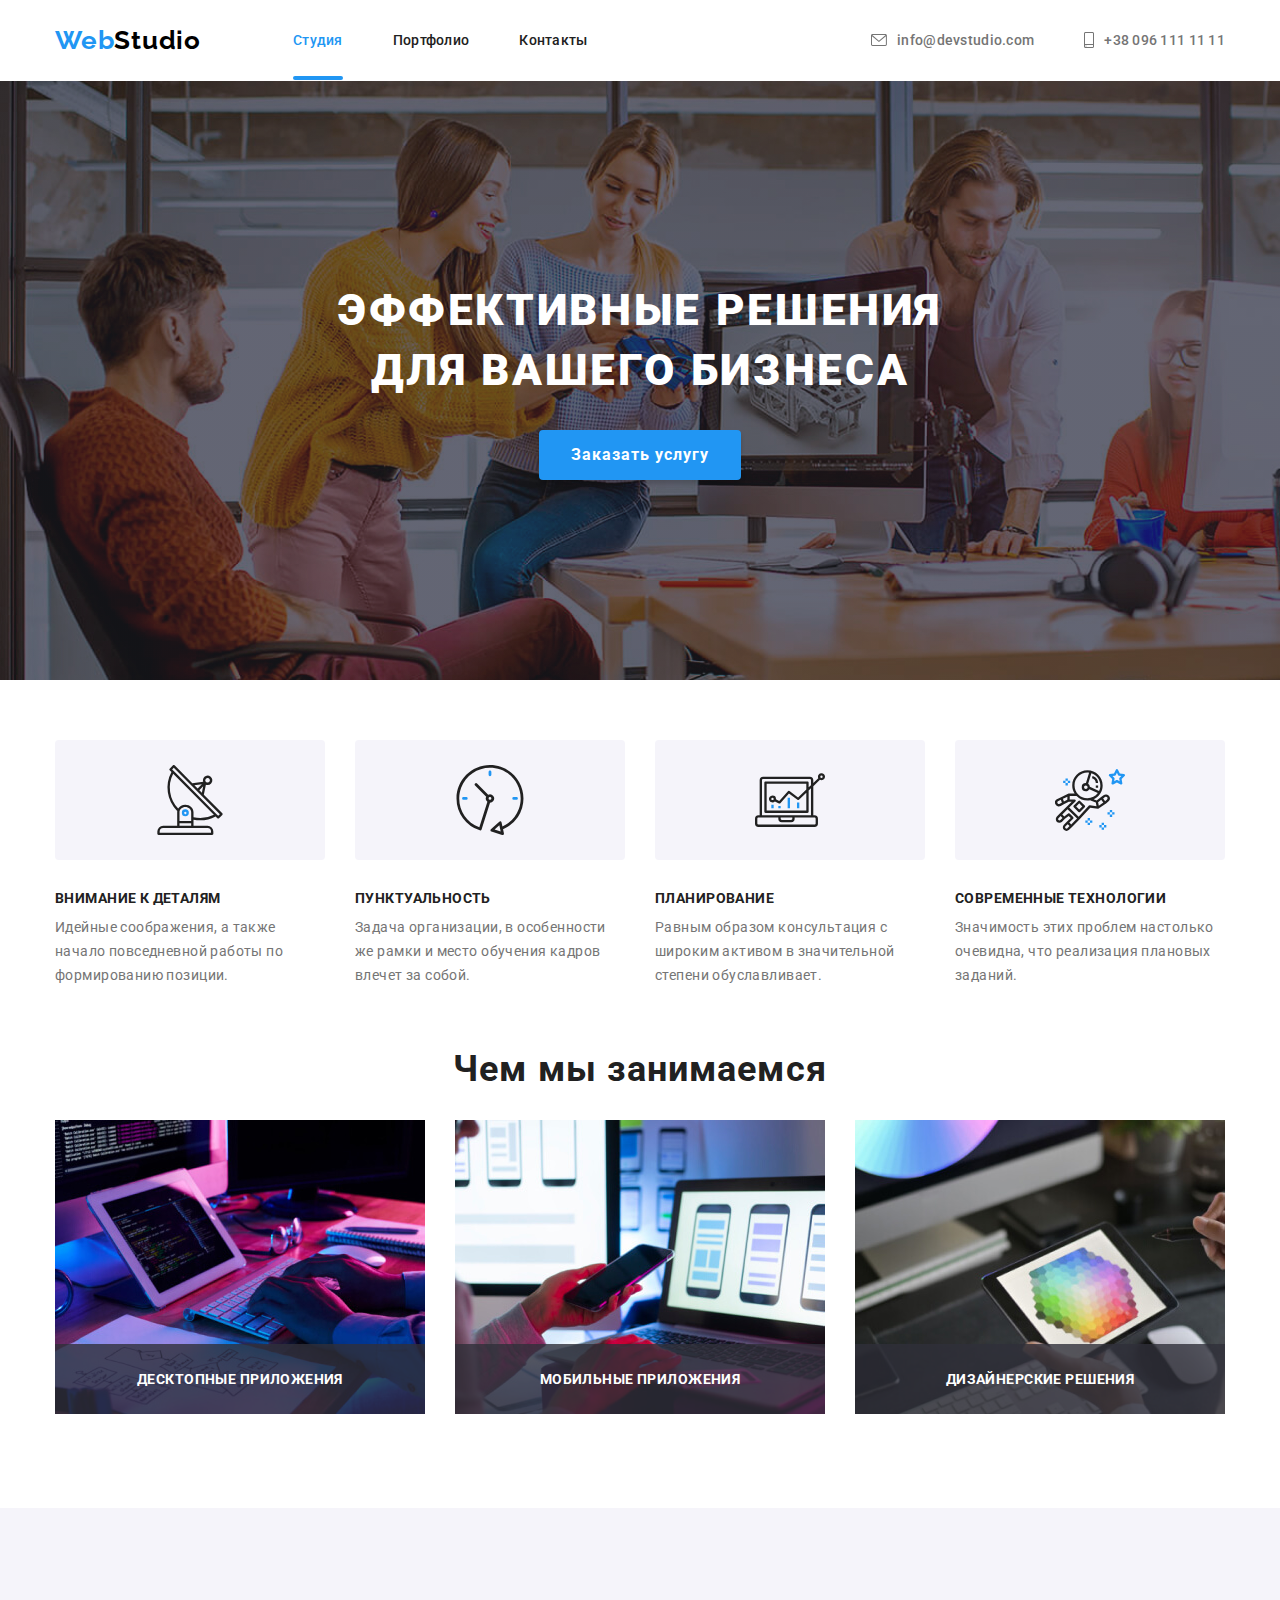
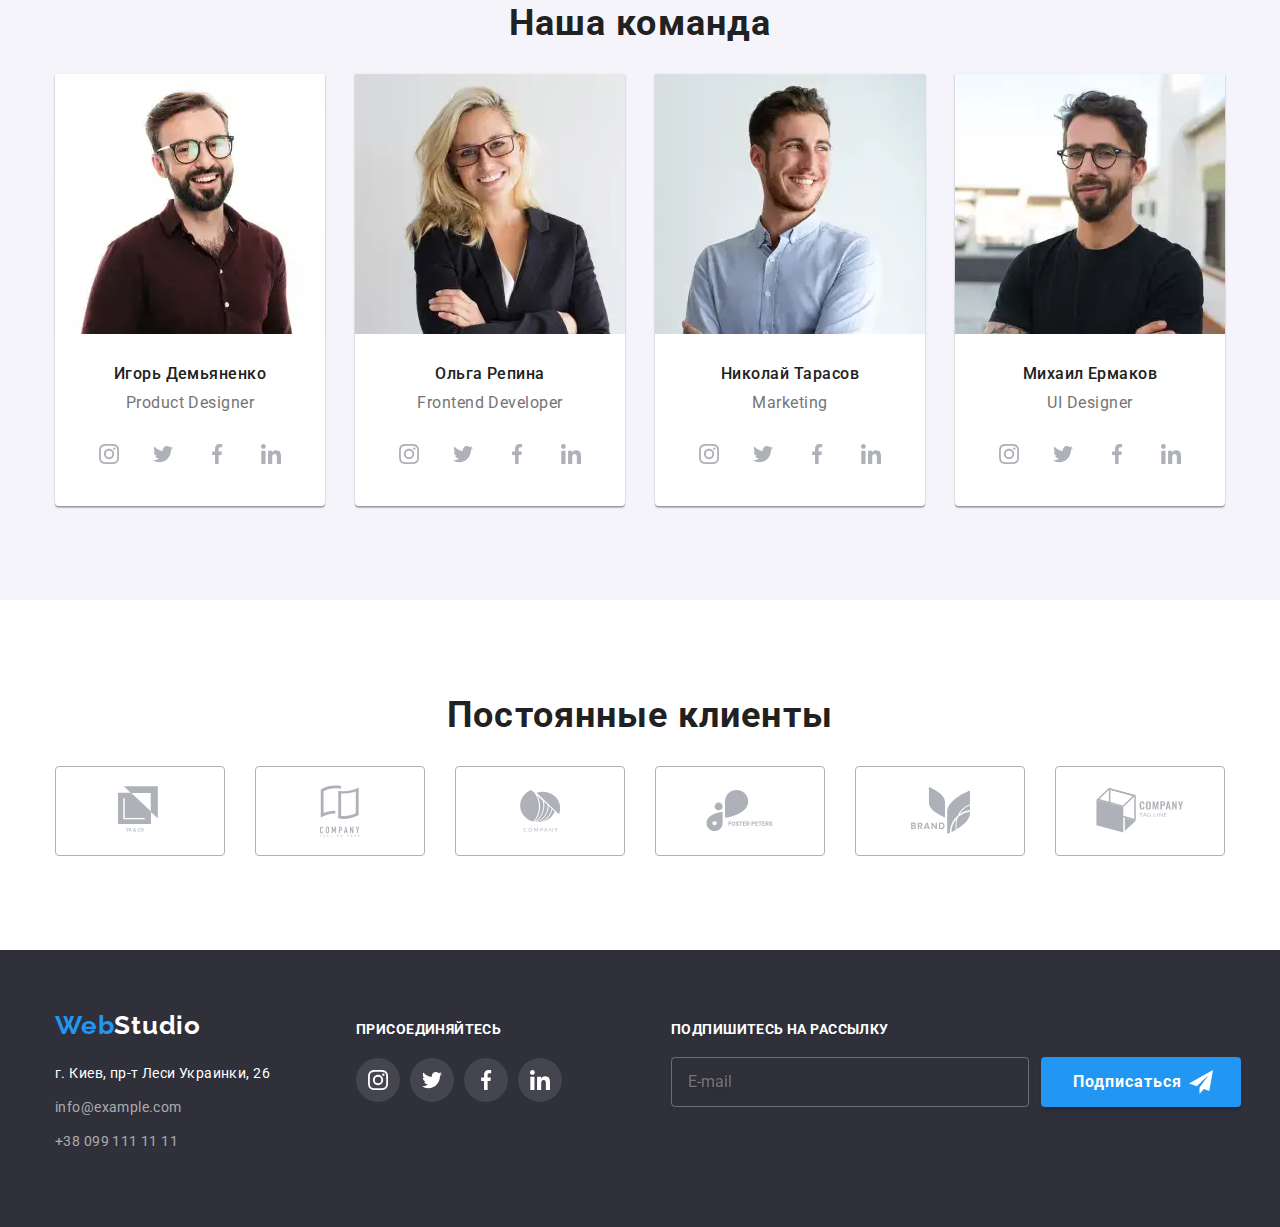
<file: index.html>
<!DOCTYPE html>
<html lang="ru">
  <head>
    <meta charset="UTF-8" />
    <meta name="viewport" content="width=device-width, initial-scale=1.0" />
    <title lang="en">WebStudio</title>
    <link
      rel="stylesheet"
      href="https://cdnjs.cloudflare.com/ajax/libs/modern-normalize/1.0.0/modern-normalize.css"
    />
    <link
      href="https://fonts.googleapis.com/css2?family=Raleway:wght@700&family=Roboto:wght@400;500;700;900&display=swap"
      rel="stylesheet"
    />
    <link rel="stylesheet" href="./CSS/main.min.css" />
  </head>
  <body>
    <!-- HEADER -->
    <header class="header">
      <div class="container">
    
          <a
            class="logo link"
            href="./index.html"
            aria-label="логотип вебстудии"
            ><span class="logo-color">Web</span>Studio
          </a>
          <div class="menu-container" id="menu-container" data-menu>
            <nav class="navigation">
            <div class="navigation-menu">
          <ul class="navigation-list list">
            <li class="navigation-list-item">
              <a class="navigation-list-link link current" href="">Студия</a>
            </li>
            <li class="navigation-list-item">
              <a class="navigation-list-link link" href="./portfolio.html"
                >Портфолио</a
              >
            </li>
            <li class="navigation-list-item">
              <a class="navigation-list-link link" href="">Контакты</a>
            </li>
          </ul></div>
        </nav>
        <div class="contacts-menu">
        <ul class="address list">
          <li class="address-item">
            <a class="address-mail link" href="mailto:info@devstudio.com">
              <svg class="address-mail-svg" width="16" height="12">
                <use href="./images/sprite.svg#icon-envelope"></use>
              </svg>
              info@devstudio.com
            </a>
          </li>
          <li class="address-item">
            <a class="address-tel link" href="tel:+380961111111">
              <svg class="address-mail-svg" width="10" height="16">
                <use href="./images/sprite.svg#icon-smartphone"></use>
              </svg>
              +38 096 111 11 11</a
            >
          </li>
        </ul></div></div>
                    <button type="button" class= "menu-button" data-menu-button>
                      <svg class="menu-button-svg" width="40" height="40" aria-label="Переключатель мобильного меню">
                        <use class="icon-cross" href="./images/sprite.svg#icon-close_40px"></use>
                        <use class="icon-menu" href="./images/sprite.svg#icon-menu_40px"></use>
                      </svg>
                    </button>
      </div>
    </header>

<main>
      <!-- HERO -->
      <section class="hero">
        <div class="container">
        <h1 class="hero-title">Эффективные решения для вашего бизнеса</h1>
        <button class="modal-btn" type="button" data-modal-open>
          Заказать услугу
        </button>
      </div>
      </section>

      <!-- ADVANTAGES -->
      <section class="advantages">
        <div class="container">
          <h2 class="advantages-title visually-hidden">
            Преимущества вебстудии
          </h2>
          <ul class="advantages-list list">
            <li class="advantages-item icon-antenna">
              <h3 class="advantages-title">Внимание к деталям</h3>
              <p class="advantages-description">
                Идейные соображения, а также начало повседневной работы по
                формированию позиции.
              </p>
            </li>
            <li class="advantages-item icon-clock">
              <h3 class="advantages-title">Пунктуальность</h3>
              <p class="advantages-description">
                Задача организации, в особенности же рамки и место обучения
                кадров влечет за собой.
              </p>
            </li>
            <li class="advantages-item icon-diagram">
              <h3 class="advantages-title">Планирование</h3>
              <p class="advantages-description">
                Равным образом консультация с широким активом в значительной
                степени обуславливает.
              </p>
            </li>
            <li class="advantages-item icon-astronaut">
              <h3 class="advantages-title">Современные технологии</h3>
              <p class="advantages-description">
                Значимость этих проблем настолько очевидна, что реализация
                плановых заданий.
              </p>
            </li>
          </ul>
        </div>
      </section>

      <!-- ABOUT US -->
      <section class="about">
        <div class="container">
          <h2 class="title">Чем мы занимаемся</h2>
          <ul class="about-list list">
            <li class="about-item">
              <div class="about-thumb desktop">
                <img
                  class="about-image"
                  src="./images/about-us/about-us-1.jpg"
                  alt="работник кодит за рабочим столом"
                  width="370"
                  height="294"
                />
                <p class="about-description-text">Десктопные приложения</p>
              </div>
            </li>
            <li class="about-item">
              <div class="about-thumb mobile">
                <img
                  src="./images/about-us/about-us-2.jpg"
                  alt="работник занимается телефонной адаптацией на ноутбуке"
                  width="370"
                />
                <p class="about-description-text">Мобильные приложения</p>
              </div>
            </li>
            <li class="about-item">
              <div class="about-thumb design">
                <img
                  src="./images/about-us/about-us-3.jpg"
                  alt="работник выбирает цвет из палитры цветов на планшете"
                  width="370"
                  height="294"
                />
                <p class="about-description-text">Дизайнерские решения</p>
              </div>
            </li>
          </ul>
        </div>
      </section>

      <!-- OUR TEAM -->
      <section class="team">
        <div class="container">
          <h2 class="title">Наша команда</h2>
          <ul class="team-list list">
            <li class="team-item">
              <picture>
                  <source srcset="./images/our-team/our-team-1-desktop.webp 1x, ./images/our-team/our-team-1-desktop@2x.webp 2x"
                    media="(min-width: 1200px)" type="image/webp">
                  <source srcset="./images/our-team/our-team-1-desktop.jpg 1x, ./images/our-team/our-team-1-desktop@2x.jpg 2x"
                    media="(min-width: 1200px)">

                  <source srcset="./images/our-team/our-team-1-tablet.webp 1x, ./images/our-team/our-team-1-tablet@2x.webp 2x"
                    media="(min-width: 768px)" type="image/webp">
                  <source srcset="./images/our-team/our-team-1-tablet.jpg 1x, ./images/our-team/our-team-1-tablet@2x.jpg 2x"
                    media="(min-width: 768px)">

                  <source srcset="./images/our-team/our-team-1-mobile.webp 1x, ./images/our-team/our-team-1-mobile@2x.webp 2x"
                    media="(min-width: 480px)" type="image/webp">
                  <source srcset="./images/our-team/our-team-1-mobile.jpg 1x, ./images/our-team/our-team-1-mobile@2x.jpg 2x" media="(min-width: 480px)">

                  <img
                class="team-item-img"
                src="./images/our-team/our-team-1-mobile.jpg"
                alt="молодой темноволосый мужчина с бородой, в очках, в темно-бардовой рубашке улыбается"

              />
            </picture>
              <div class="name-container">
                <h3 class="team-title">Игорь Демьяненко</h3>
                <p class="team-description" lang="en">Product Designer</p>
                <ul class="svg-list list">
                  <li class="social-list-item">
                    <a class="social-list-link" href="">
                      <svg class="social-list-svg">
                        <use href="./images/sprite.svg#icon-instagram"></use>
                      </svg>
                    </a>
                  </li>
                  <li class="social-list-item">
                    <a class="social-list-link" href="">
                      <svg class="social-list-svg">
                        <use href="./images/sprite.svg#icon-twitter"></use>
                      </svg>
                    </a>
                  </li>
                  <li class="social-list-item">
                    <a class="social-list-link" href="">
                      <svg class="social-list-svg">
                        <use href="./images/sprite.svg#icon-facebook"></use>
                      </svg>
                    </a>
                  </li>
                  <li class="social-list-item">
                    <a class="social-list-link" href="">
                      <svg class="social-list-svg">
                        <use href="./images/sprite.svg#icon-linkedin"></use>
                      </svg>
                    </a>
                  </li>
                </ul>
              </div>
            </li>
            <li class="team-item">

              <picture>
                <source srcset="./images/our-team/our-team-2-desktop.webp 1x, ./images/our-team/our-team-2-desktop@2x.webp 2x"
                  media="(min-width: 1200px)" type="image/webp">
                <source srcset="./images/our-team/our-team-2-desktop.jpg 1x, ./images/our-team/our-team-2-desktop@2x.jpg 2x"
                  media="(min-width: 1200px)">
              
                <source srcset="./images/our-team/our-team-2-tablet.webp 1x, ./images/our-team/our-team-2-tablet@2x.webp 2x"
                  media="(min-width: 768px)" type="image/webp">
                <source srcset="./images/our-team/our-team-2-tablet.jpg 1x, ./images/our-team/our-team-2-tablet@2x.jpg 2x"
                  media="(min-width: 768px)">
              
                <source srcset="./images/our-team/our-team-2-mobile.webp 1x, ./images/our-team/our-team-2-mobile@2x.webp 2x"
                  media="(min-width: 480px)" type="image/webp">
                <source srcset="./images/our-team/our-team-2-mobile.jpg 1x, ./images/our-team/our-team-2-mobile@2x.jpg 2x"
                  media="(min-width: 480px)">

              <img
                class="team-item-img"
                src="./images/our-team/our-team-2-mobile.jpg"
                alt="молодая светловолосая женщина в очках, в черном жакете улыбается"
              />
              </picture>
              <div class="name-container">
                <h3 class="team-title">Ольга Репина</h3>
                <p class="team-description" lang="en">Frontend Developer</p>
                <ul class="svg-list list">
                  <li class="social-list-item">
                    <a class="social-list-link" href="">
                      <svg class="social-list-svg">
                        <use href="./images/sprite.svg#icon-instagram"></use>
                      </svg>
                    </a>
                  </li>
                  <li class="social-list-item">
                    <a class="social-list-link" href="">
                      <svg class="social-list-svg">
                        <use href="./images/sprite.svg#icon-twitter"></use>
                      </svg>
                    </a>
                  </li>
                  <li class="social-list-item">
                    <a class="social-list-link" href="">
                      <svg class="social-list-svg">
                        <use href="./images/sprite.svg#icon-facebook"></use>
                      </svg>
                    </a>
                  </li>
                  <li class="social-list-item">
                    <a class="social-list-link" href="">
                      <svg class="social-list-svg">
                        <use href="./images/sprite.svg#icon-linkedin"></use>
                      </svg>
                    </a>
                  </li>
                </ul>
              </div>
            </li>
            <li class="team-item">

              <picture>
                <source srcset="./images/our-team/our-team-3-desktop.webp 1x, ./images/our-team/our-team-3-desktop@2x.webp 2x"
                  media="(min-width: 1200px)" type="image/webp">
                <source srcset="./images/our-team/our-team-3-desktop.jpg 1x, ./images/our-team/our-team-3-desktop@2x.jpg 2x"
                  media="(min-width: 1200px)">
              
                <source srcset="./images/our-team/our-team-3-tablet.webp 1x, ./images/our-team/our-team-3-tablet@2x.webp 2x"
                  media="(min-width: 768px)" type="image/webp">
                <source srcset="./images/our-team/our-team-3-tablet.jpg 1x, ./images/our-team/our-team-3-tablet@2x.jpg 2x"
                  media="(min-width: 768px)">
              
                <source srcset="./images/our-team/our-team-3-mobile.webp 1x, ./images/our-team/our-team-3-mobile@2x.webp 2x"
                  media="(min-width: 480px)" type="image/webp">
                <source srcset="./images/our-team/our-team-3-mobile.jpg 1x, ./images/our-team/our-team-3-mobile@2x.jpg 2x"
                  media="(min-width: 480px)">
              <img
                class="team-item-img"
                src="./images/our-team/our-team-3-mobile.jpg"
                alt="молодой темноволосый мужчина в светло-голубой рубашке улыбается"

              /> </picture>
              <div class="name-container">
                <h3 class="team-title">Николай Тарасов</h3>
                <p class="team-description" lang="en">Marketing</p>
                <ul class="svg-list list">
                  <li class="social-list-item">
                    <a class="social-list-link" href="">
                      <svg class="social-list-svg">
                        <use href="./images/sprite.svg#icon-instagram"></use>
                      </svg>
                    </a>
                  </li>
                  <li class="social-list-item">
                    <a class="social-list-link" href="">
                      <svg class="social-list-svg">
                        <use href="./images/sprite.svg#icon-twitter"></use>
                      </svg>
                    </a>
                  </li>
                  <li class="social-list-item">
                    <a class="social-list-link" href="">
                      <svg class="social-list-svg">
                        <use href="./images/sprite.svg#icon-facebook"></use>
                      </svg>
                    </a>
                  </li>
                  <li class="social-list-item">
                    <a class="social-list-link" href="">
                      <svg class="social-list-svg">
                        <use href="./images/sprite.svg#icon-linkedin"></use>
                      </svg>
                    </a>
                  </li>
                </ul>
              </div>
            </li>
            <li class="team-item">

                            <picture>
                              <source srcset="./images/our-team/our-team-4-desktop.webp 1x, ./images/our-team/our-team-4-desktop@2x.webp 2x"
                                media="(min-width: 1200px)" type="image/webp">
                              <source srcset="./images/our-team/our-team-4-desktop.jpg 1x, ./images/our-team/our-team-4-desktop@2x.jpg 2x"
                                media="(min-width: 1200px)">
                            
                              <source srcset="./images/our-team/our-team-4-tablet.webp 1x, ./images/our-team/our-team-4-tablet@2x.webp 2x"
                                media="(min-width: 768px)" type="image/webp">
                              <source srcset="./images/our-team/our-team-4-tablet.jpg 1x, ./images/our-team/our-team-4-tablet@2x.jpg 2x"
                                media="(min-width: 768px)">
                            
                              <source srcset="./images/our-team/our-team-4-mobile.webp 1x, ./images/our-team/our-team-4-mobile@2x.webp 2x"
                                media="(min-width: 480px)" type="image/webp">
                              <source srcset="./images/our-team/our-team-4-mobile.jpg 1x, ./images/our-team/our-team-4-mobile@2x.jpg 2x"
                                media="(min-width: 480px)">
              <img
                class="team-item-img"
                src="./images/our-team/our-team-4-mobile.jpg"
                alt="молодой темноволосый мужчина с бородой, в очках, в черном свитере улыбается"

              /> </picture>
              <div class="name-container">
                <h3 class="team-title">Михаил Ермаков</h3>
                <p class="team-description" lang="en">UI Designer</p>
                <ul class="svg-list list">
                  <li class="social-list-item">
                    <a class="social-list-link" href="">
                      <svg class="social-list-svg">
                        <use href="./images/sprite.svg#icon-instagram"></use>
                      </svg>
                    </a>
                  </li>
                  <li class="social-list-item">
                    <a class="social-list-link" href="">
                      <svg class="social-list-svg">
                        <use href="./images/sprite.svg#icon-twitter"></use>
                      </svg>
                    </a>
                  </li>
                  <li class="social-list-item">
                    <a class="social-list-link" href="">
                      <svg class="social-list-svg">
                        <use href="./images/sprite.svg#icon-facebook"></use>
                      </svg>
                    </a>
                  </li>
                  <li class="social-list-item">
                    <a class="social-list-link" href="">
                      <svg class="social-list-svg">
                        <use href="./images/sprite.svg#icon-linkedin"></use>
                      </svg>
                    </a>
                  </li>
                </ul>
              </div>
            </li>
          </ul>
        </div>
      </section>
    </main>

    <!-- CLIENTS -->
    <section class="clients">
      <div class="container">
        <h2 class="title">Постоянные клиенты</h2>
        <ul class="clients-list list">
          <li class="clients-list-item">
            <a class="clients-list-link" href="">
              <svg width="44" height="49" class="clients-list-svg">
                <use href="./images/sprite.svg#icon-logo-1"></use>
              </svg>
            </a>
          </li>
          <li class="clients-list-item">
            <a class="clients-list-link" href="">
              <svg width="40" height="52" class="clients-list-svg">
                <use href="./images/sprite.svg#icon-logo-2"></use>
              </svg>
            </a>
          </li>
          <li class="clients-list-item">
            <a class="clients-list-link" href="">
              <svg width="41" height="42" class="clients-list-svg">
                <use href="./images/sprite.svg#icon-logo-3"></use>
              </svg>
            </a>
          </li>
          <li class="clients-list-item">
            <a class="clients-list-link" href="">
              <svg width="68" height="42" class="clients-list-svg">
                <use href="./images/sprite.svg#icon-logo-4"></use>
              </svg>
            </a>
          </li>
          <li class="clients-list-item">
            <a class="clients-list-link" href="">
              <svg width="59" height="47" class="clients-list-svg">
                <use href="./images/sprite.svg#icon-logo-5"></use>
              </svg>
            </a>
          </li>
          <li class="clients-list-item">
            <a class="clients-list-link" href="">
              <svg width="88" height="45" class="clients-list-svg">
                <use href="./images/sprite.svg#icon-logo-6"></use>
              </svg>
            </a>
          </li>
        </ul>
      </div>
    </section>

    <!-- FOOTER -->
<footer class="footer">
  <div class="container position">
    <div class="contact-position">
      <div class="contacts-container">
        <a class="logo link" href="./index.html" aria-label="логотип вебстудии"><span class="logo-color">Web</span><span
            class="logo-dark-theme">Studio</span></a>
        <address class="footer-address">
          <a class="footer-address-link link" href="https://goo.gl/maps/FvYc5XgNe3QYnKse6" target="_blank">г. Киев, пр-т
            Леси Украинки, 26</a>
          <a class="footer-mail link" href="mailto:info@example.com">info@example.com</a>
          <a class="footer-tel link" href="tel:+380991111111">+38 099 111 11 11</a>
        </address>
      </div>
      <div class="social-container">
        <b class="social-text">ПРИСОЕДИНЯЙТЕСЬ</b>
        <ul class="svg-list list">
          <li class="social-list-item">
            <a class="social-list-link social-dark-theme-color" href="">
              <svg class="social-list-svg social-dark-theme">
                <use href="./images/sprite.svg#icon-instagram"></use>
              </svg>
            </a>
          </li>
          <li class="social-list-item">
            <a class="social-list-link social-dark-theme-color" href="">
              <svg class="social-list-svg social-dark-theme">
                <use href="./images/sprite.svg#icon-twitter"></use>
              </svg>
            </a>
          </li>
          <li class="social-list-item">
            <a class="social-list-link social-dark-theme-color" href="">
              <svg class="social-list-svg social-dark-theme">
                <use href="./images/sprite.svg#icon-facebook"></use>
              </svg>
            </a>
          </li>
          <li class="social-list-item">
            <a class="social-list-link social-dark-theme-color" href="">
              <svg class="social-list-svg social-dark-theme">
                <use href="./images/sprite.svg#icon-linkedin"></use>
              </svg>
            </a>
          </li>
        </ul>
      </div>
    </div>
    <div class="form-container">
      <b class="form-container-text">Подпишитесь на рассылку</b>
      <form action="#">
        <div class="form-container-wrapper">
          <input type="email" name="user-email" placeholder="E-mail" class="form-container-input" />
          <div class="button-wrapper">
            <button type="submit" class="form-container-btn">
              Подписаться
            </button>
          </div>
          <svg class="form-container-svg-icon">
            <use href="./images/sprite.svg#icon-telegram"></use>
          </svg>
        </div>
      </form>
    </div>
  </div>
</footer>
    
    <div class="backdrop is-hidden" data-modal>
      <div class="modal">
        <button type="button" class="close-btn" data-modal-close>
          <svg class="modal-svg">
            <use href="./images/sprite.svg#icon-close"></use>
          </svg>
        </button>
        <form action="#" class="modal-form">
          <h2 class="modal-form-title">
            Оставьте свои данные, мы вам перезвоним
          </h2>
          <label class="modal-form-field"
            >Имя
            <span class="modal-form-field-wrapper">
              <input
                type="text"
                name="user-name"
                class="modal-form-input"
                required
              />
              <svg class="modal-form-svg-icon">
                <use href="./images/sprite.svg#icon-person-black-18dp-1"></use>
              </svg>
            </span>
          </label>
          <label class="modal-form-field"
            >Телефон
            <span class="modal-form-field-wrapper">
              <input
                type="tel"
                name="user-phone"
                class="modal-form-input"
                required
              />
              <svg class="modal-form-svg-icon">
                <use href="./images/sprite.svg#icon-phone-black-18dp-1"></use>
              </svg>
            </span>
          </label>
          <label class="modal-form-field"
            >Почта
            <span class="modal-form-field-wrapper">
              <input
                type="email"
                name="user-email"
                class="modal-form-input"
                required
              />
              <svg class="modal-form-svg-icon">
                <use href="./images/sprite.svg#icon-email-black-18dp-1"></use>
              </svg>
            </span>
          </label>

          <label class="modal-form-field"
            >Комментарий
            <span class="modal-form-field-wrapper">
              <textarea
                name="comment"
                class="modal-form-message"
                placeholder="Введите текст"
              ></textarea>
            </span>
          </label>
          <div class="checkbox-wrap">
            <input
              type="checkbox"
              name="user-policy"
              value="accept-policy"
              id="check-policy"
              class="modal-form-policy visually-hidden"
            />
            <label for="check-policy" class="modal-form-policy-label"
              >Соглашаюсь с рассылкой и принимаю
              <a href=""> Условия договора</a></label
            >
          </div>
          <button type="submit" class="modal-btn">Отправить</button>
        </form>
      </div>
    </div>
    <script src="./js/modal.js"></script>
    <script src="./js/menu.js"></script>
  </body>
</html>
</file>
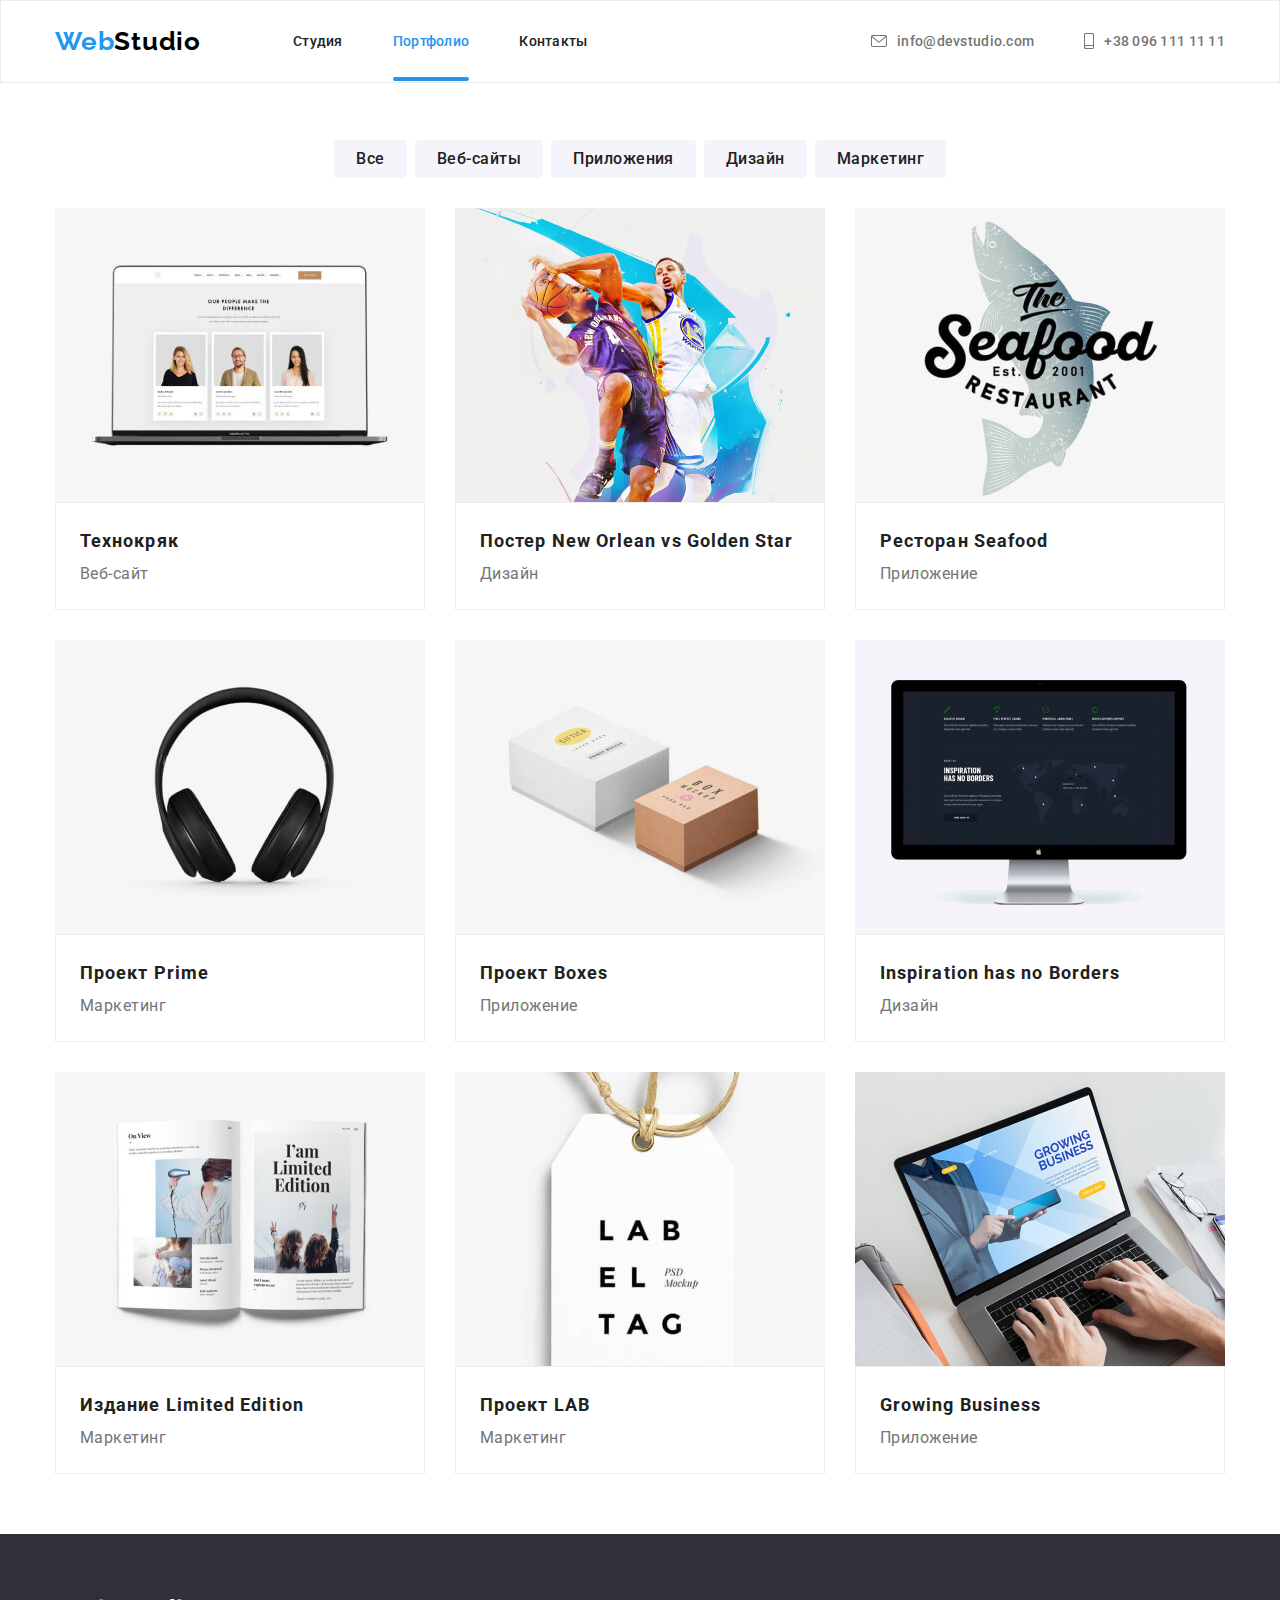
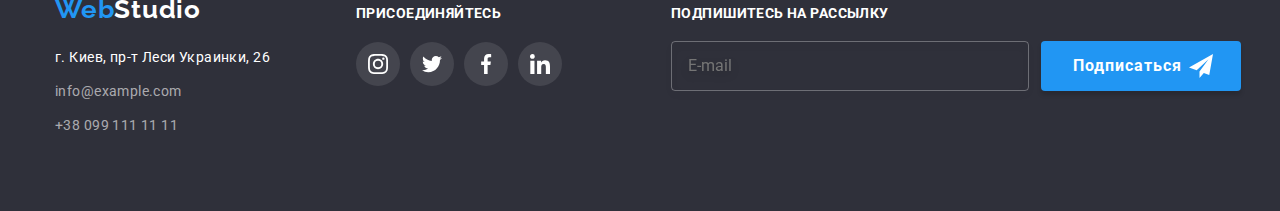
<file: portfolio.html>
<!DOCTYPE html>
<html lang="ru">
  <head>
    <meta charset="UTF-8" />
    <meta name="viewport" content="width=device-width, initial-scale=1.0" />
    <title lang="en">WebStudio</title>
    <link
      rel="stylesheet"
      href="https://cdnjs.cloudflare.com/ajax/libs/modern-normalize/1.0.0/modern-normalize.css"
    />
    <link
      href="https://fonts.googleapis.com/css2?family=Raleway:wght@700&family=Roboto:wght@400;500;700;900&display=swap"
      rel="stylesheet"
    />
    <link rel="stylesheet" href="./CSS/portfolio.min.css" />
  </head>

  <body>
    <!-- HEADER -->
    <header class="header header-border">
      <div class="container">
    
        <a class="logo link" href="./index.html" aria-label="логотип вебстудии"><span class="logo-color">Web</span>Studio
        </a>
          <div class="menu-container" id="menu-container" data-menu>
          <nav class="navigation">
            <div class="navigation-menu">
              <ul class="navigation-list list">
                <li class="navigation-list-item">
                  <a class="navigation-list-link link" href="./index.html">Студия</a>
                </li>
                <li class="navigation-list-item">
                  <a class="navigation-list-link link current" href="">Портфолио</a>
                </li>
                <li class="navigation-list-item">
                  <a class="navigation-list-link link" href="">Контакты</a>
                </li>
              </ul>
            </div>
          </nav>
          <div class="contacts-menu">
            <ul class="address list">
              <li class="address-item">
                <a class="address-mail link" href="mailto:info@devstudio.com">
                  <svg class="address-mail-svg" width="16" height="12">
                    <use href="./images/sprite.svg#icon-envelope"></use>
                  </svg>
                  info@devstudio.com
                </a>
              </li>
              <li class="address-item">
                <a class="address-tel link" href="tel:+380961111111">
                  <svg class="address-mail-svg" width="10" height="16">
                    <use href="./images/sprite.svg#icon-smartphone"></use>
                  </svg>
                  +38 096 111 11 11</a>
              </li>
            </ul>
          </div>
        </div>
        <button type="button" class="menu-button" data-menu-button>
          <svg class="menu-button-svg" width="40" height="40" aria-label="Переключатель мобильного меню">
            <use class="icon-cross" href="./images/sprite.svg#icon-close_40px"></use>
            <use class="icon-menu" href="./images/sprite.svg#icon-menu_40px"></use>
          </svg>
        </button>
      </div>
    </header>
    <main>
      <!-- GALERY -->
      <section class="galery">
        <div class="container">
          <h1 class="galery-title visually-hidden">Примеры работ</h1>
          <ul class="galery-list list">
            <li class="galery-item">
              <button class="galery-button link" type="button">Все</button>
            </li>
            <li class="galery-item">
              <button class="galery-button link" type="button">
                Веб-сайты
              </button>
            </li>
            <li class="galery-item">
              <button class="galery-button link" type="button">
                Приложения
              </button>
            </li>
            <li class="galery-item">
              <button class="galery-button link" type="button">Дизайн</button>
            </li>
            <li class="galery-item">
              <button class="galery-button link" type="button">
                Маркетинг
              </button>
            </li>
          </ul>

          <ul class="picture list">
            <li class="picture-item">
              <a class="picture-link link" href="">
                <div class="picture-thumb">
                  <picture>
                    <source srcset="./images/galary/img-1-desktop.jpg 1x, ./images/galary/img-1-desktop@2x.jpg 2x"
                      media="(min-width:1200px)">
                    <source srcset="./images/galary/img-1-tablet.jpg 1x, ./images/galary/img-1-tablet@2x.jpg 2x"
                      media="(min-width:768px)">
                    <source srcset="./images/galary/img-1-mobile.jpg 1x, ./images/galary/img-1-mobile@2x.jpg 2x" media="(min-width:480px)">

                  <img
                    class="picture-list-img"
                    src="./images/galary/img-1-mobile.jpg"
                    alt="нарисован ноутбук, на нем пример вебсайта"
                  />
                  </picture>
                  <div class="picture-overlay">
                    <p class="picture-list-text">
                      Технокряк это современная площадка распространения
                      коронавируса. Компании используют эту платформу для
                      цифрового шпионажа и атак на защищённые сервера
                      конкурентов.
                    </p>
                  </div>
                </div>
                <div class="picture-container">
                  <h2 class="picture-title">Технокряк</h2>
                  <p class="picture-description">Веб-сайт</p>
                </div>
              </a>
            </li>
            <li class="picture-item">
              <a class="picture-link link" href="">
                <div class="picture-thumb">
                  <picture>
                    <source srcset="./images/galary/img-2-desktop.jpg 1x, ./images/galary/img-2-desktop@2x.jpg 2x"
                      media="(min-width:1200px)">
                    <source srcset="./images/galary/img-2-tablet.jpg 1x, ./images/galary/img-2-tablet@2x.jpg 2x"
                      media="(min-width:768px)">
                    <source srcset="./images/galary/img-2-mobile.jpg 1x, ./images/galary/img-2-mobile@2x.jpg 2x"
                      media="(min-width:480px)">

                  <img
                  class="picture-list-img"
                    src="./images/galary/img-2-mobile.jpg"
                    alt="два баскетболиста борятся за мяч"

                  />
                  </picture>
                  <div class="picture-overlay">
                    <p class="picture-list-text">
                      Технокряк это современная площадка распространения
                      коронавируса. Компании используют эту платформу для
                      цифрового шпионажа и атак на защищённые сервера
                      конкурентов.
                    </p>
                  </div>
                </div>
                <div class="picture-container">
                  <h2 class="picture-title">
                    Постер <span class="picture-poster" lang="en">New Orlean vs Golden Star</span>
                  </h2>
                  <p class="picture-description">Дизайн</p>
                </div>
              </a>
            </li>
            <li class="picture-item">
              <a class="picture-link link" href="">
                <div class="picture-thumb">
                                    <picture>
                                      <source srcset="./images/galary/img-3-desktop.jpg 1x, ./images/galary/img-3-desktop@2x.jpg 2x"
                                        media="(min-width:1200px)">
                                      <source srcset="./images/galary/img-3-tablet.jpg 1x, ./images/galary/img-3-tablet@2x.jpg 2x"
                                        media="(min-width:768px)">
                                      <source srcset="./images/galary/img-3-mobile.jpg 1x, ./images/galary/img-3-mobile@2x.jpg 2x"
                                        media="(min-width:480px)">

                  <img
                  class="picture-list-img"
                    src="./images/galary/img-3-mobile.jpg"
                    alt="логотип и название ресторана"

                  />
                                    </picture>
                  <div class="picture-overlay">
                    <p class="picture-list-text">
                      Технокряк это современная площадка распространения
                      коронавируса. Компании используют эту платформу для
                      цифрового шпионажа и атак на защищённые сервера
                      конкурентов.
                    </p>
                  </div>
                </div>
                <div class="picture-container">
                  <h2 class="picture-title">
                    Ресторан <span lang="en">Seafood</span>
                  </h2>
                  <p class="picture-description">Приложение</p>
                </div>
              </a>
            </li>
            <li class="picture-item">
              <a class="picture-link link" href="">
                <div class="picture-thumb">
                  <picture>
                    <source srcset="./images/galary/img-4-desktop.jpg 1x, ./images/galary/img-4-desktop@2x.jpg 2x"
                      media="(min-width:1200px)">
                    <source srcset="./images/galary/img-4-tablet.jpg 1x, ./images/galary/img-4-tablet@2x.jpg 2x"
                      media="(min-width:768px)">
                    <source srcset="./images/galary/img-4-mobile.jpg 1x, ./images/galary/img-4-mobile@2x.jpg 2x"
                      media="(min-width:480px)">

                  <img
                  class="picture-list-img"
                    src="./images/galary/img-4-mobile.jpg"
                    alt="черные наушники на белом фоне"

                  />
                  </picture>
                  <div class="picture-overlay">
                    <p class="picture-list-text">
                      Технокряк это современная площадка распространения
                      коронавируса. Компании используют эту платформу для
                      цифрового шпионажа и атак на защищённые сервера
                      конкурентов.
                    </p>
                  </div>
                </div>
                <div class="picture-container">
                  <h2 class="picture-title">
                    Проект <span lang="en">Prime</span>
                  </h2>
                  <p class="picture-description">Маркетинг</p>
                </div>
              </a>
            </li>
            <li class="picture-item">
              <a class="picture-link link" href="">
                <div class="picture-thumb">
                  <picture>
                    <source srcset="./images/galary/img-5-desktop.jpg 1x, ./images/galary/img-5-desktop@2x.jpg 2x"
                      media="(min-width:1200px)">
                    <source srcset="./images/galary/img-5-tablet.jpg 1x, ./images/galary/img-5-tablet@2x.jpg 2x"
                      media="(min-width:768px)">
                    <source srcset="./images/galary/img-5-mobile.jpg 1x, ./images/galary/img-5-mobile@2x.jpg 2x"
                      media="(min-width:480px)">
                  <img
                  class="picture-list-img"
                    src="./images/galary/img-5-mobile.jpg"
                    alt="лежат две коробки: одна поменьше и коричневая, вторая побольше и белая"

                  />
                  </picture>
                
                  <div class="picture-overlay">
                    <p class="picture-list-text">
                      Технокряк это современная площадка распространения
                      коронавируса. Компании используют эту платформу для
                      цифрового шпионажа и атак на защищённые сервера
                      конкурентов.
                    </p>
                  </div>
                </div>
                <div class="picture-container">
                  <h2 class="picture-title">
                    Проект <span lang="en">Boxes</span>
                  </h2>
                  <p class="picture-description">Приложение</p>
                </div>
              </a>
            </li>
            <li class="picture-item">
              <a class="picture-link link" href="">
                <div class="picture-thumb">
                  <picture>
                    <source srcset="./images/galary/img-6-desktop.jpg 1x, ./images/galary/img-6-desktop@2x.jpg 2x"
                      media="(min-width:1200px)">
                    <source srcset="./images/galary/img-6-tablet.jpg 1x, ./images/galary/img-6-tablet@2x.jpg 2x"
                      media="(min-width:768px)">
                    <source srcset="./images/galary/img-6-mobile.jpg 1x, ./images/galary/img-6-mobile@2x.jpg 2x"
                      media="(min-width:480px)">
                  <img
                  class="picture-list-img"
                    src="./images/galary/img-6-mobile.jpg"
                    alt="монитор с черным фоном и белыми надписями"

                  />
                  </picture>
                  <div class="picture-overlay">
                    <p class="picture-list-text">
                      Технокряк это современная площадка распространения
                      коронавируса. Компании используют эту платформу для
                      цифрового шпионажа и атак на защищённые сервера
                      конкурентов.
                    </p>
                  </div>
                </div>
                <div class="picture-container">
                  <h2 class="picture-title" lang="en">
                    Inspiration has no Borders
                  </h2>
                  <p class="picture-description">Дизайн</p>
                </div>
              </a>
            </li>
            <li class="picture-item">
              <a class="picture-link link" href="">
                <div class="picture-thumb">
                  <picture>
                    <source srcset="./images/galary/img-7-desktop.jpg 1x, ./images/galary/img-7-desktop@2x.jpg 2x"
                      media="(min-width:1200px)">
                    <source srcset="./images/galary/img-7-tablet.jpg 1x, ./images/galary/img-7-tablet@2x.jpg 2x"
                      media="(min-width:768px)">
                    <source srcset="./images/galary/img-7-mobile.jpg 1x, ./images/galary/img-7-mobile@2x.jpg 2x"
                      media="(min-width:480px)">
                  <img
                  class="picture-list-img"
                    src="./images/galary/img-7-mobile.jpg"
                    alt="разворот журнала с картинками"

                  />
                  </picture>

                  <div class="picture-overlay">
                    <p class="picture-list-text">
                      Технокряк это современная площадка распространения
                      коронавируса. Компании используют эту платформу для
                      цифрового шпионажа и атак на защищённые сервера
                      конкурентов.
                    </p>
                  </div>
                </div>
                <div class="picture-container">
                  <h2 class="picture-title">
                    Издание<span lang="en"> Limited Edition</span>
                  </h2>
                  <p class="picture-description">Маркетинг</p>
                </div>
              </a>
            </li>
            <li class="picture-item">
              <a class="picture-link link" href="">
                <div class="picture-thumb">
                  <picture>
                    <source srcset="./images/galary/img-8-desktop.jpg 1x, ./images/galary/img-8-desktop@2x.jpg 2x"
                      media="(min-width:1200px)">
                    <source srcset="./images/galary/img-8-tablet.jpg 1x, ./images/galary/img-8-tablet@2x.jpg 2x"
                      media="(min-width:768px)">
                    <source srcset="./images/galary/img-8-mobile.jpg 1x, ./images/galary/img-8-mobile@2x.jpg 2x"
                      media="(min-width:480px)">
                  <img
                  class="picture-list-img"
                    src="./images/galary/img-8-mobile.jpg"
                    alt="белая бирка с черной надписью"

                  />
                  </picture>
                  <div class="picture-overlay">
                    <p class="picture-list-text">
                      Технокряк это современная площадка распространения
                      коронавируса. Компании используют эту платформу для
                      цифрового шпионажа и атак на защищённые сервера
                      конкурентов.
                    </p>
                  </div>
                </div>
                <div class="picture-container">
                  <h2 class="picture-title">
                    Проект <span lang="en">LAB</span>
                  </h2>
                  <p class="picture-description">Маркетинг</p>
                </div>
              </a>
            </li>
            <li class="picture-item">
              <a class="picture-link link" href="">
                <div class="picture-thumb">
                  <picture>
                    <source srcset="./images/galary/img-9-desktop.jpg 1x, ./images/galary/img-9-desktop@2x.jpg 2x"
                      media="(min-width:1200px)">
                    <source srcset="./images/galary/img-9-tablet.jpg 1x, ./images/galary/img-9-tablet@2x.jpg 2x"
                      media="(min-width:768px)">
                    <source srcset="./images/galary/img-9-mobile.jpg 1x, ./images/galary/img-9-mobile@2x.jpg 2x"
                      media="(min-width:480px)">
                  <img
                  class="picture-list-img"
                    src="./images/galary/img-9-mobile.jpg"
                    alt="открытый ноутбук, на котором печатают"

                  />
                  </picture>
                  <div class="picture-overlay">
                    <p class="picture-list-text">
                      Технокряк это современная площадка распространения
                      коронавируса. Компании используют эту платформу для
                      цифрового шпионажа и атак на защищённые сервера
                      конкурентов.
                    </p>
                  </div>
                </div>
                <div class="picture-container">
                  <h2 class="picture-title" lang="en">Growing Business</h2>
                  <p class="picture-description">Приложение</p>
                </div>
              </a>
            </li>
          </ul>
        </div>
      </section>
    </main>

    <!-- FOOTER -->
    <footer class="footer">
      <div class="container position">
        <div class="contact-position">
          <div class="contacts-container">
            <a class="logo link" href="./index.html" aria-label="логотип вебстудии"><span class="logo-color">Web</span><span
                class="logo-dark-theme">Studio</span></a>
            <address class="footer-address">
              <a class="footer-address-link link" href="https://goo.gl/maps/FvYc5XgNe3QYnKse6" target="_blank">г. Киев, пр-т
                Леси Украинки, 26</a>
              <a class="footer-mail link" href="mailto:info@example.com">info@example.com</a>
              <a class="footer-tel link" href="tel:+380991111111">+38 099 111 11 11</a>
            </address>
          </div>
          <div class="social-container">
            <b class="social-text">ПРИСОЕДИНЯЙТЕСЬ</b>
            <ul class="svg-list list">
              <li class="social-list-item">
                <a class="social-list-link social-dark-theme-color" href="">
                  <svg class="social-list-svg social-dark-theme">
                    <use href="./images/sprite.svg#icon-instagram"></use>
                  </svg>
                </a>
              </li>
              <li class="social-list-item">
                <a class="social-list-link social-dark-theme-color" href="">
                  <svg class="social-list-svg social-dark-theme">
                    <use href="./images/sprite.svg#icon-twitter"></use>
                  </svg>
                </a>
              </li>
              <li class="social-list-item">
                <a class="social-list-link social-dark-theme-color" href="">
                  <svg class="social-list-svg social-dark-theme">
                    <use href="./images/sprite.svg#icon-facebook"></use>
                  </svg>
                </a>
              </li>
              <li class="social-list-item">
                <a class="social-list-link social-dark-theme-color" href="">
                  <svg class="social-list-svg social-dark-theme">
                    <use href="./images/sprite.svg#icon-linkedin"></use>
                  </svg>
                </a>
              </li>
            </ul>
          </div>
        </div>
        <div class="form-container">
          <b class="form-container-text">Подпишитесь на рассылку</b>
          <form action="#">
            <div class="form-container-wrapper">
              <input type="email" name="user-email" placeholder="E-mail" class="form-container-input" />
              <div class="button-wrapper">
                <button type="submit" class="form-container-btn">
                  Подписаться
                </button>
              </div>
              <svg class="form-container-svg-icon">
                <use href="./images/sprite.svg#icon-telegram"></use>
              </svg>
            </div>
          </form>
        </div>
      </div>
    </footer>
    
        <script src="./js/menu.js"></script>
  </body>
</html>
</file>
<file: CSS/main.min.css>
.checkbox-wrap,
.social-list-link,
.about-description-text {
  display: flex;
  justify-content: center;
  align-items: center;
}
*,
*::before,
*::after {
  margin: 0;
  padding: 0;
}
body {
  font-family: "Roboto", sans-serif;
}
.list {
  list-style: none;
}
.link {
  text-decoration: none;
}
.address {
  font-style: normal;
}
img {
  display: block;
  max-width: 100%;
  height: auto;
}
.container {
  padding: 0 15px;
  width: 100%;
}
@media screen and (min-width: 480px) {
  .container {
    width: 480px;
    margin: 0 auto;
  }
}
@media screen and (min-width: 768px) {
  .container {
    width: 768px;
  }
}
@media screen and (min-width: 1200px) {
  .container {
    width: 1200px;
  }
}
.header .container {
  display: flex;
  align-items: center;
}
@media screen and (max-width: 767px) {
  .header .container {
    width: unset;
  }
}
.visually-hidden {
  position: absolute !important;
  clip: rect(1px 1px 1px 1px);
  clip: rect(1px, 1px, 1px, 1px);
  padding: 0 !important;
  border: 0 !important;
  height: 1px !important;
  width: 1px !important;
  overflow: hidden;
}
.modal-btn {
  font-style: normal;
  font-family: "Roboto", sans-serif;
  font-weight: 700;
  font-size: 16px;
  line-height: 1.875;
  display: flex;
  align-items: center;
  text-align: center;
  letter-spacing: 0.06em;
  color: #fff;
  background: #2196f3;
  height: 50px;
  box-shadow: 0px 4px 4px rgba(0, 0, 0, 0.15);
  border-radius: 4px;
  padding: 10px 32px;
  margin: 0 auto;
  cursor: pointer;
  border-style: none;
}
.modal-btn:focus {
  outline: none;
}
.form-container-btn {
  font-style: normal;
  font-family: "Roboto", sans-serif;
  font-weight: 700;
  font-size: 16px;
  line-height: 1.875;
  display: flex;
  align-items: center;
  text-align: center;
  letter-spacing: 0.06em;
  color: #fff;
  background: #2196f3;
  height: 50px;
  box-shadow: 0px 4px 4px rgba(0, 0, 0, 0.15);
  border-radius: 4px;
  padding: 10px 32px;
  margin: 0 auto;
  cursor: pointer;
  border-style: none;
}
.form-container-btn:focus {
  outline: none;
}
.backdrop {
  position: fixed;
  top: 0;
  left: 0;
  width: 100%;
  height: 100%;
  background-color: rgba(0, 0, 0, 0.2);
  transition: all 250ms cubic-bezier(0.4, 0, 0.2, 1);
}
.backdrop.is-hidden {
  opacity: 0;
  visibility: hidden;
  pointer-events: none;
  transition: all 250ms cubic-bezier(0.4, 0, 0.2, 1) 250ms;
}
.modal {
  position: absolute;
  top: 50%;
  left: 50%;
  transform: translate(-50%, -50%) scale(1);
  background-color: #fff;
  transition: all 250ms cubic-bezier(0.4, 0, 0.2, 1) 250ms;
}
.backdrop.is-hidden .modal {
  transform: translate(-50%, -50%) scale(0);
  transition: all 250ms cubic-bezier(0.4, 0, 0.2, 1);
}
.modal-svg {
  position: absolute;
  top: 50%;
  left: 50%;
  transform: translate(-50%, -50%);
  width: 18px;
  height: 18px;
  transition: fill 250ms cubic-bezier(0.4, 0, 0.2, 1);
}
@media screen and (max-width: 1199px) {
  .modal {
    width: 450px;
    height: 609px;
  }
}
@media screen and (min-width: 1200px) {
  .modal {
    width: 528px;
    height: 581px;
  }
}
.close-btn {
  position: absolute;
  top: 8px;
  right: 8px;
  width: 30px;
  height: 30px;
  background-color: #fff;
  border: 1px solid rgba(0, 0, 0, 0.1);
  border-radius: 50%;
  cursor: pointer;
}
.close-btn:hover {
  fill: #2196f3;
}
.modal-form {
  padding: 40px 40px;
  display: flex;
  flex-direction: column;
}
.modal-form-title {
  font-weight: bold;
  font-size: 20px;
  line-height: 1.15;
  text-align: center;
  letter-spacing: 0.03em;
  color: #212121;
  margin-bottom: 12px;
}
.modal-form-field {
  font-weight: normal;
  font-size: 12px;
  line-height: 1.167px;
  letter-spacing: 0.01em;
  color: #757575;
}
.modal-form-input {
  display: block;
  width: 100%;
  height: 40px;
  border: 1px solid rgba(33, 33, 33, 0.2);
  border-radius: 4px;
  margin-bottom: 20px;
  padding-left: 42px;
  transition: border 250ms cubic-bezier(0.4, 0, 0.2, 1);
  cursor: pointer;
}
.modal-form-input:focus {
  outline: none;
  border: 1px solid #2196f3;
}
.modal-form-message {
  display: block;
  width: 100%;
  height: 120px;
  border: 1px solid rgba(33, 33, 33, 0.2);
  border-radius: 4px;
  resize: none;
  margin-bottom: 20px;
  padding-left: 16px;
  padding-top: 16px;
  transition: border 250ms cubic-bezier(0.4, 0, 0.2, 1);
  cursor: pointer;
}
.modal-form-message:focus {
  outline: none;
  border: 1px solid #2196f3;
}
.modal-form-field-wrapper {
  display: block;
  position: relative;
  margin-top: 10px;
}
.modal-form-svg-icon {
  position: absolute;
  top: 50%;
  left: 12px;
  transform: translateY(-50%);
  width: 18px;
  height: 18px;
}
.modal-form-input:focus + .modal-form-svg-icon {
  fill: #2196f3;
  transition: fill 250ms cubic-bezier(0.4, 0, 0.2, 1);
}
.modal-form-svg-icon:hover {
  cursor: pointer;
}
.modal-form-policy-label {
  letter-spacing: 0.03em;
  color: #757575;
  cursor: pointer;
}
.modal-form-policy-label::before {
  content: "";
  position: absolute;
  top: 50%;
  left: 0;
  transform: translateY(-50%);
  display: inline-block;
  border: 2px solid #000;
  border-radius: 2px;
  width: 16px;
  height: 15px;
  margin-right: 7px;
}
.modal-form-policy:checked + .modal-form-policy-label::before {
  border: none;
  background-image: url(../images/modal/icon-check.svg);
  background-repeat: no-repeat;
  background-size: cover;
}
@media screen and (max-width: 1199px) {
  .modal-form-policy-label {
    font-weight: 400px;
    font-size: 12px;
    line-height: 1.16667;
    padding-left: 16px;
  }
}
@media screen and (min-width: 1200px) {
  .modal-form-policy-label {
    font-weight: 400;
    font-size: 14px;
    line-height: 1.71429;
  }
}
.checkbox-wrap {
  position: relative;
  margin-bottom: 30px;
  cursor: pointer;
}
.svg-list {
  display: flex;
  justify-content: space-between;
  margin-top: 20px;
}
.social-list-link {
  width: 44px;
  height: 44px;
  border-radius: 50%;
  background-color: #fff;
  transition: background-color 250ms cubic-bezier(0.4, 0, 0.2, 1);
  cursor: pointer;
}
.social-list-link:hover {
  background-color: #2196f3;
}
.social-list-svg {
  width: 20px;
  height: 20px;
  fill: #afb1b8;
  transition: fill 250ms cubic-bezier(0.4, 0, 0.2, 1);
}
.social-list-link:hover .social-list-svg {
  fill: #fff;
}
.social-list-item {
  display: flex;
}
.social-list-item:not(:last-child) {
  margin-right: 10px;
}
.social-dark-theme-color {
  background-color: rgba(255, 255, 255, 0.1);
}
.social-dark-theme {
  fill: #fff;
}
.logo {
  font-family: "Raleway", sans-serif;
  font-weight: 700;
  font-size: 26px;
  line-height: 1.192;
  letter-spacing: 0.03em;
  color: #000;
  margin-right: 92px;
  display: block;
  padding: 25px 0;
}
.logo-color {
  color: #2196f3;
}
.footer .logo {
  display: block;
  padding-bottom: 0;
  margin-right: 0;
  padding-top: 0;
  margin-bottom: 20px;
}
.logo-dark-theme {
  color: #fff;
}
@media screen and (max-width: 767px) {
  .footer .logo {
    margin-left: 154px;
  }
}
@media screen and (min-width: 768px) and (max-width: 1200px) {
  .header .logo {
    margin-right: 77px;
  }
}
.header {
  min-width: 480px;
  width: 100%;
  position: fixed;
  top: 0;
  width: 100%;
  background-color: #fff;
  z-index: 99;
}
.navigation-list {
  display: flex;
}
.navigation-list-link {
  font-weight: 500;
  font-size: 14px;
  line-height: 1.14286;
  letter-spacing: 0.02em;
  color: #212121;
  display: block;
  transition: color 250ms cubic-bezier(0.4, 0, 0.2, 1);
  cursor: pointer;
}
.navigation-list-link:hover,
.navigation-list-link:focus {
  color: #2196f3;
}
.navigation-list-item {
  position: relative;
}
.header .container {
  position: relative;
}
.header .address {
  display: flex;
}
.navigation-list .current {
  color: #2196f3;
}
.current::after {
  display: block;
  position: absolute;
  bottom: 0;
  left: 0;
  content: "";
  width: 100%;
  height: 4px;
  background: #2196f3;
  border-radius: 2px;
  font-size: 0;
}
.address-mail {
  font-weight: 500;
  font-size: 14px;
  line-height: 1.14286;
  letter-spacing: 0.02em;
  color: #757575;
  transition: color 250ms cubic-bezier(0.4, 0, 0.2, 1);
  cursor: pointer;
}
.address-mail:hover,
.address-mail:focus {
  color: #2196f3;
}
.address-mail-svg {
  margin-right: 10px;
  fill: #757575;
  transition: fill 250ms cubic-bezier(0.4, 0, 0.2, 1);
}
.address-mail:hover .address-mail-svg,
.address-tel:hover .address-mail-svg {
  fill: #2196f3;
}
.address-tel {
  font-weight: 500;
  font-size: 14px;
  line-height: 1.14286;
  letter-spacing: 0.02em;
  color: #757575;
  display: block;
  transition: color 250ms cubic-bezier(0.4, 0, 0.2, 1);
  cursor: pointer;
}
.address-tel:hover,
.address-tel:focus {
  color: #2196f3;
}
.address-tel-svg {
  margin-right: 10px;
  fill: #757575;
  transition: fill 250ms cubic-bezier(0.4, 0, 0.2, 1);
}
.address-mail,
.address-tel {
  display: flex;
  align-items: center;
  justify-content: center;
  transition: color 250ms cubic-bezier(0.4, 0, 0.2, 1);
}
.menu-button {
  display: inline-block;
  margin: 0;
  padding: 0;
  border: 0;
  background-color: transparent;
}
@media screen and (max-width: 767px) {
  .menu-button {
    position: absolute;
    top: 50%;
    transform: translateY(-50%);
    right: 0;
    cursor: pointer;
    transition: fill 250ms cubic-bezier(0.4, 0, 0.2, 1);
  }
  .menu-button:focus {
    outline: none;
  }
  .menu-button .icon-cross {
    display: none;
  }
  .menu-button.is-open .icon-cross {
    display: block;
  }
  .menu-button-svg:hover {
    fill: #2196f3;
    transition: fill 250ms cubic-bezier(0.4, 0, 0.2, 1);
  }
  .menu-button.is-open .icon-menu {
    display: none;
  }
  .menu-container {
    display: none;
    position: absolute;
    top: 100%;
    left: 0;
    width: 100%;
    background-color: #fff;
    padding-bottom: 60px;
    z-index: 999;
    border-top: 1px solid #ececec;
    height: 400px;
  }
  .menu-container.is-open {
    display: block;
    box-shadow: 0px 4px 8px rgba(0, 0, 0, 0.04), 0px 2px 4px rgba(0, 0, 0, 0.08),
      0px 1px 3px rgba(0, 0, 0, 0.16);
  }
  .address,
  .navigation-list {
    display: flex;
    flex-direction: column;
    align-items: center;
    justify-content: center;
  }
  .address-mail {
    padding-bottom: 16px;
  }
  .navigation-list {
    padding-bottom: 60px;
    padding-top: 60px;
  }
  .navigation-list-item:not(:last-child) {
    margin-bottom: 40px;
  }
  .current {
    padding-bottom: 8px;
  }
}
@media screen and (min-width: 768px) and (max-width: 1200px) {
  .menu-button {
    display: none;
  }
  .menu-container {
    width: 100%;
    display: flex;
  }
  .address {
    display: flex;
    flex-direction: column;
    align-items: flex-start;
    justify-content: center;
  }
  .address-mail,
  .address-tel {
    padding: 10px 0;
  }
  .navigation-list-item:not(:last-child) {
    margin-right: 50px;
  }
  .navigation-list-link {
    padding: 32px 0;
  }
  .contacts-menu {
    margin-left: auto;
  }
}
@media screen and (min-width: 1200px) {
  .menu-button {
    display: none;
  }
  .menu-container {
    display: flex;
  }
  .address-mail,
  .address-tel {
    padding: 32px 0;
    margin-left: auto;
  }
  .navigation-list-item:not(:last-child) {
    margin-right: 50px;
  }
  .navigation-list-link {
    padding: 32px 0;
  }
  .address-item:not(:last-child) {
    margin-right: 50px;
  }
  .menu-container {
    width: 100%;
    display: flex;
  }
  .contacts-menu {
    margin-left: auto;
  }
}
.hero {
  min-width: 480px;
  background-image: linear-gradient(
      rgba(47, 48, 58, 0.4),
      rgba(47, 48, 58, 0.4)
    ),
    url(../images/hero/bg-mobile.jpg);
  background-repeat: no-repeat;
  background-size: cover;
  padding-bottom: 118px;
  padding-top: 118px;
  max-width: 1600px;
  margin-left: auto;
  margin-right: auto;
  margin-top: 80px;
}
.hero-title {
  font-weight: 900;
  font-size: 26px;
  line-height: 1.615;
  text-align: center;
  letter-spacing: 0.06em;
  text-transform: uppercase;
  color: #fff;
  display: block;
  max-width: 360px;
  margin-bottom: 30px;
  margin-left: auto;
  margin-right: auto;
}
@media screen and (min-device-pixel-ratio: 2) and (min-width: 480px),
  screen and (min-resolution: 192dpi) and (min-width: 480px),
  screen and (min-resolution: 2dppx) and (min-width: 480px) {
  .hero {
    background-image: url(../images/hero/bg-mobile@2x.jpg);
  }
}
@media screen and (min-width: 768px) {
  .hero {
    background-image: linear-gradient(
        rgba(47, 48, 58, 0.4),
        rgba(47, 48, 58, 0.4)
      ),
      url(../images/hero/bg-tablet.jpg);
  }
}
@media screen and (min-device-pixel-ratio: 2) and (min-width: 768px),
  screen and (min-resolution: 192dpi) and (min-width: 768px),
  screen and (min-resolution: 2dppx) and (min-width: 768px) {
  .hero {
    background-image: url(../images/hero/bg-tablet@2x.jpg);
  }
}
@media screen and (min-width: 1200px) {
  .hero {
    background-image: linear-gradient(
        rgba(47, 48, 58, 0.4),
        rgba(47, 48, 58, 0.4)
      ),
      url(../images/hero/bg-desktop.jpg);
    padding-top: 200px;
    padding-bottom: 200px;
  }
  .hero-title {
    max-width: 700px;
    font-size: 44px;
    line-height: 1.364;
  }
}
@media screen and (min-device-pixel-ratio: 2) and (min-width: 1200px),
  screen and (min-resolution: 192dpi) and (min-width: 1200px),
  screen and (min-resolution: 2dppx) and (min-width: 1200px) {
  .hero {
    background-image: url(../images/hero/bg-desktop@2x.jpg);
  }
}
.advantages {
  padding-top: 60px;
  padding-bottom: 60px;
  min-width: 480px;
}
.advantages-title {
  font-weight: 700;
  font-size: 14px;
  line-height: 1.14286;
  letter-spacing: 0.03em;
  text-transform: uppercase;
  color: #212121;
  margin-bottom: 10px;
}
.advantages-description {
  font-weight: 400;
  font-size: 14px;
  line-height: 1.714;
  letter-spacing: 0.03em;
  color: #757575;
}
.advantages-item::before {
  display: block;
  content: "";
  width: 100%;
  height: 120px;
  background: #f5f4fa;
  border-radius: 4px;
  margin-bottom: 30px;
}
.icon-antenna::before {
  background-image: url(../images/advantages/antenna.svg);
  background-repeat: no-repeat;
  background-position: center;
}
.icon-clock::before {
  background-image: url(../images/advantages/clock.svg);
  background-repeat: no-repeat;
  background-position: center;
}
.icon-diagram::before {
  background-image: url(../images/advantages/diagram.svg);
  background-repeat: no-repeat;
  background-position: center;
}
.icon-astronaut::before {
  background-image: url(../images/advantages/astronaut.svg);
  background-repeat: no-repeat;
  background-position: center;
}
@media screen and (max-width: 767px) {
  .advantages-title {
    text-align: center;
  }
  .advantages-item:not(:last-child) {
    margin-bottom: 30px;
  }
  .advantages-list {
    display: flex;
    flex-direction: column;
    align-items: baseline;
    justify-content: center;
  }
}
@media screen and (min-width: 768px) {
  .advantages-list {
    display: flex;
    flex-wrap: wrap;
  }
}
@media screen and (min-width: 767px) and (max-width: 1199px) {
  .advantages-item {
    width: 354px;
  }
  .advantages-item:not(:nth-child(2n)) {
    margin-right: 30px;
  }
}
@media screen and (min-width: 1200px) {
  .advantages-item {
    width: 270px;
  }
  .advantages-item:not(:last-child) {
    margin-right: 30px;
  }
}
@media screen and (max-width: 1199px) {
  .about {
    display: none;
  }
}
.about {
  padding-bottom: 94px;
}
.about-item {
  position: relative;
}
.about-item:not(:last-child) {
  margin-right: 30px;
}
.about-list {
  display: flex;
  align-items: center;
}
.about-thumb {
  position: relative;
}
.about-description-text {
  width: 370px;
  height: 70px;
  background: rgba(47, 48, 58, 0.8);
  position: absolute;
  bottom: 0;
  left: 0;
  padding-right: 10px;
  padding-left: 10px;
  font-weight: bold;
  font-size: 14px;
  line-height: 1.143;
  letter-spacing: 0.03em;
  text-transform: uppercase;
  color: #fff;
}
.title {
  font-weight: 700;
  font-size: 36px;
  line-height: 1.167;
  text-align: center;
  letter-spacing: 0.03em;
  color: #212121;
  margin-bottom: 50px;
}
.team {
  min-width: 480px;
  background: #f5f4fa;
  padding-top: 60px;
  padding-bottom: 60px;
}
.team-title {
  margin-bottom: 10px;
  font-weight: 500;
  font-size: 16px;
  line-height: 1.188;
  text-align: center;
  letter-spacing: 0.03em;
  color: #212121;
}
.team-description {
  font-weight: 400;
  font-size: 16px;
  line-height: 1.188;
  text-align: center;
  letter-spacing: 0.03em;
  color: #757575;
  margin-bottom: 16px;
}
.team-item-img {
  box-shadow: 0px 1px 3px rgba(0, 0, 0, 0.12), 0px 1px 1px rgba(0, 0, 0, 0.14),
    0px 2px 1px rgba(0, 0, 0, 0.2);
}
.name-container {
  background: #fff;
  box-shadow: 0px 1px 3px rgba(0, 0, 0, 0.12), 0px 1px 1px rgba(0, 0, 0, 0.14),
    0px 2px 1px rgba(0, 0, 0, 0.2);
  border-radius: 0px 0px 4px 4px;
}
@media screen and (max-width: 767px) {
  .team-item:not(:last-child) {
    margin-bottom: 30px;
  }
  .name-container {
    padding: 24px 122px;
  }
}
@media screen and (min-width: 768px) {
  .team-list {
    display: flex;
    flex-wrap: wrap;
    align-items: center;
  }
}
@media screen and (min-width: 768px) and (max-width: 1199px) {
  .team-item:not(:nth-child(2n)) {
    margin-right: 30px;
  }
  .team-item:nth-child(-n + 2) {
    margin-bottom: 30px;
  }
  .name-container {
    padding: 24px 74px;
  }
}
@media screen and (min-width: 1200px) {
  .team {
    padding-top: 94px;
    padding-bottom: 94px;
  }
  .team-item:not(:last-child) {
    margin-right: 30px;
  }
  .name-container {
    padding: 30px 32px;
  }
}
.clients {
  padding-top: 60px;
  min-width: 480px;
}
.title {
  margin-bottom: 30px;
}
.clients-list {
  display: flex;
  flex-wrap: wrap;
  padding-bottom: 60px;
}
.clients-list-link {
  display: flex;
  justify-content: center;
  align-items: center;
  flex-wrap: wrap;
  width: 210px;
  height: 90px;
  border: 1px solid #afb1b8;
  box-sizing: border-box;
  border-radius: 4px;
  transition: border 250ms cubic-bezier(0.4, 0, 0.2, 1);
}
.clients-list-link:hover {
  border: 1px solid #2196f3;
}
.clients-list-svg {
  fill: #afb1b8;
  transition: fill 250ms cubic-bezier(0.4, 0, 0.2, 1);
}
.clients-list-link:hover .clients-list-svg {
  fill: #2196f3;
}
@media screen and (max-width: 767px) {
  .clients-list-item:not(:nth-child(2n)) {
    margin-right: 30px;
  }
  .clients-list-item:not(:nth-last-child(-n + 2)) {
    margin-bottom: 30px;
  }
}
@media screen and (min-width: 768px) and (max-width: 1199px) {
  .clients-list-item:not(:nth-child(3n + 3)) {
    margin-right: 30px;
  }
  .clients-list-item:not(:nth-last-child(-n + 3)) {
    margin-bottom: 30px;
  }
}
@media screen and (min-width: 1200px) {
  .clients {
    padding-top: 94px;
  }
  .clients .clients-list {
    justify-content: space-between;
    padding-bottom: 94px;
  }
  .clients .clients-list-link {
    width: 170px;
    height: 90px;
  }
}
.footer {
  min-width: 480px;
  background: #2f303a;
  padding-top: 60px;
}
.footer-address-link {
  display: block;
  margin-bottom: 10px;
  width: 231px;
  font-style: normal;
  font-weight: 400;
  font-size: 14px;
  line-height: 1.71429;
  letter-spacing: 0.03em;
  color: #fff;
  transition: color 250ms cubic-bezier(0.4, 0, 0.2, 1);
}
.footer-address-link:hover,
.footer-address-link:focus {
  color: #2196f3;
}
.footer-mail {
  font-style: normal;
  font-weight: 400;
  font-size: 14px;
  line-height: 1.71429;
  letter-spacing: 0.03em;
  color: rgba(255, 255, 255, 0.6);
  transition: color 250ms cubic-bezier(0.4, 0, 0.2, 1);
  display: block;
  margin-bottom: 10px;
}
.footer-mail:hover,
.footer-mail:focus {
  color: #2196f3;
}
.footer-tel {
  font-style: normal;
  font-weight: 400;
  font-size: 14px;
  line-height: 1.71429;
  letter-spacing: 0.03em;
  color: rgba(255, 255, 255, 0.6);
  transition: color 250ms cubic-bezier(0.4, 0, 0.2, 1);
  display: block;
}
.footer-tel:hover,
.footer-tel:focus {
  color: #2196f3;
}
.social-container {
  width: 206px;
  height: 80px;
  margin-left: 70px;
}
.social-text {
  font-weight: bold;
  font-size: 14px;
  line-height: 16px;
  letter-spacing: 0.03em;
  text-transform: uppercase;
  color: #fff;
}
.form-container-text {
  display: inline-block;
  font-weight: bold;
  font-size: 14px;
  line-height: 1.142;
  letter-spacing: 0.03em;
  text-transform: uppercase;
  color: #fff;
  margin-bottom: 20px;
}
.form-container-wrapper {
  position: relative;
}
.form-container-btn {
  width: 200px;
}
.form-container-input {
  width: 358px;
  height: 50px;
  background-color: transparent;
  border: 1px solid rgba(255, 255, 255, 0.3);
  filter: drop-shadow(0px 4px 4px rgba(0, 0, 0, 0.15));
  border-radius: 4px;
  margin-right: 12px;
  padding-left: 16px;
  font-size: 16px;
  line-height: 1.25;
  color: rgba(255, 255, 255, 0.6);
}
.form-container-input:focus {
  outline: none;
}
.form-container-input:hover {
  cursor: pointer;
}
.form-container:hover {
  cursor: pointer;
}
@media screen and (max-width: 767px) {
  .footer-address-link,
  .social-container {
    margin: 0 auto;
  }
  .social-container {
    margin-bottom: 60px;
  }
  .footer-mail,
  .footer-tel {
    text-align: center;
  }
  .contacts-container {
    margin-bottom: 60px;
  }
  .social-text {
    padding: 0 30px;
  }
  .form-container-text {
    text-align: center;
  }
  .form-container {
    display: flex;
    flex-direction: column;
    justify-content: center;
    align-items: center;
    margin: 0 auto;
    padding-bottom: 60px;
  }
  .form-container-svg-icon {
    position: absolute;
    width: 24px;
    height: 24px;
    bottom: 0;
    right: 110px;
    transform: translateY(-50%);
  }
  .button-wrapper {
    margin-top: 20px;
  }
}
@media screen and (min-width: 768px) {
  .form-container {
    display: flex;
    flex-direction: column;
    justify-content: center;
    margin: 0 auto;
    padding-bottom: 60px;
  }
  .form-container-svg-icon {
    position: absolute;
    width: 24px;
    height: 24px;
    bottom: 0;
    right: 110px;
    transform: translateY(-50%);
  }
  .button-wrapper {
    margin-top: 20px;
  }
  .contact-position {
    display: flex;
    align-items: baseline;
    justify-content: center;
  }
}
@media screen and (min-width: 768px) and (max-width: 1199px) {
  .contact-position {
    margin-bottom: 60px;
  }
  .form-container {
    align-items: center;
  }
  .footer-address,
  .contacts-container {
    display: flex;
    flex-direction: column;
    justify-content: center;
    align-items: center;
  }
  .social-container {
    display: flex;
    flex-direction: column;
    align-items: center;
  }
}
@media screen and (min-width: 1200px) {
  .position {
    display: flex;
    align-items: baseline;
    padding-bottom: 60px;
  }
  .form-container-wrapper {
    display: flex;
    justify-content: flex-end;
  }
  .form-container {
    margin-left: 109px;
  }
  .form-container-svg-icon {
    position: absolute;
    width: 24px;
    height: 24px;
    top: 50%;
    right: 28px;
    transform: translateY(-50%);
  }
  .button-wrapper {
    margin-top: 0px;
  }
}

/*# sourceMappingURL=main.min.css.map */
</file>
<file: CSS/portfolio.min.css>
.checkbox-wrap,
.social-list-link {
  display: flex;
  justify-content: center;
  align-items: center;
}
*,
*::before,
*::after {
  margin: 0;
  padding: 0;
}
body {
  font-family: "Roboto", sans-serif;
}
.list {
  list-style: none;
}
.link {
  text-decoration: none;
}
.address {
  font-style: normal;
}
img {
  display: block;
  max-width: 100%;
  height: auto;
}
.container {
  padding: 0 15px;
  width: 100%;
}
@media screen and (min-width: 480px) {
  .container {
    width: 480px;
    margin: 0 auto;
  }
}
@media screen and (min-width: 768px) {
  .container {
    width: 768px;
  }
}
@media screen and (min-width: 1200px) {
  .container {
    width: 1200px;
  }
}
.header .container {
  display: flex;
  align-items: center;
}
@media screen and (max-width: 767px) {
  .header .container {
    width: unset;
  }
}
.visually-hidden {
  position: absolute !important;
  clip: rect(1px 1px 1px 1px);
  clip: rect(1px, 1px, 1px, 1px);
  padding: 0 !important;
  border: 0 !important;
  height: 1px !important;
  width: 1px !important;
  overflow: hidden;
}
.modal-btn {
  font-style: normal;
  font-family: "Roboto", sans-serif;
  font-weight: 700;
  font-size: 16px;
  line-height: 1.875;
  display: flex;
  align-items: center;
  text-align: center;
  letter-spacing: 0.06em;
  color: #fff;
  background: #2196f3;
  height: 50px;
  box-shadow: 0px 4px 4px rgba(0, 0, 0, 0.15);
  border-radius: 4px;
  padding: 10px 32px;
  margin: 0 auto;
  cursor: pointer;
  border-style: none;
}
.modal-btn:focus {
  outline: none;
}
.form-container-btn {
  font-style: normal;
  font-family: "Roboto", sans-serif;
  font-weight: 700;
  font-size: 16px;
  line-height: 1.875;
  display: flex;
  align-items: center;
  text-align: center;
  letter-spacing: 0.06em;
  color: #fff;
  background: #2196f3;
  height: 50px;
  box-shadow: 0px 4px 4px rgba(0, 0, 0, 0.15);
  border-radius: 4px;
  padding: 10px 32px;
  margin: 0 auto;
  cursor: pointer;
  border-style: none;
}
.form-container-btn:focus {
  outline: none;
}
.backdrop {
  position: fixed;
  top: 0;
  left: 0;
  width: 100%;
  height: 100%;
  background-color: rgba(0, 0, 0, 0.2);
  transition: all 250ms cubic-bezier(0.4, 0, 0.2, 1);
}
.backdrop.is-hidden {
  opacity: 0;
  visibility: hidden;
  pointer-events: none;
  transition: all 250ms cubic-bezier(0.4, 0, 0.2, 1) 250ms;
}
.modal {
  position: absolute;
  top: 50%;
  left: 50%;
  transform: translate(-50%, -50%) scale(1);
  background-color: #fff;
  transition: all 250ms cubic-bezier(0.4, 0, 0.2, 1) 250ms;
}
.backdrop.is-hidden .modal {
  transform: translate(-50%, -50%) scale(0);
  transition: all 250ms cubic-bezier(0.4, 0, 0.2, 1);
}
.modal-svg {
  position: absolute;
  top: 50%;
  left: 50%;
  transform: translate(-50%, -50%);
  width: 18px;
  height: 18px;
  transition: fill 250ms cubic-bezier(0.4, 0, 0.2, 1);
}
@media screen and (max-width: 1199px) {
  .modal {
    width: 450px;
    height: 609px;
  }
}
@media screen and (min-width: 1200px) {
  .modal {
    width: 528px;
    height: 581px;
  }
}
.close-btn {
  position: absolute;
  top: 8px;
  right: 8px;
  width: 30px;
  height: 30px;
  background-color: #fff;
  border: 1px solid rgba(0, 0, 0, 0.1);
  border-radius: 50%;
  cursor: pointer;
}
.close-btn:hover {
  fill: #2196f3;
}
.modal-form {
  padding: 40px 40px;
  display: flex;
  flex-direction: column;
}
.modal-form-title {
  font-weight: bold;
  font-size: 20px;
  line-height: 1.15;
  text-align: center;
  letter-spacing: 0.03em;
  color: #212121;
  margin-bottom: 12px;
}
.modal-form-field {
  font-weight: normal;
  font-size: 12px;
  line-height: 1.167px;
  letter-spacing: 0.01em;
  color: #757575;
}
.modal-form-input {
  display: block;
  width: 100%;
  height: 40px;
  border: 1px solid rgba(33, 33, 33, 0.2);
  border-radius: 4px;
  margin-bottom: 20px;
  padding-left: 42px;
  transition: border 250ms cubic-bezier(0.4, 0, 0.2, 1);
  cursor: pointer;
}
.modal-form-input:focus {
  outline: none;
  border: 1px solid #2196f3;
}
.modal-form-message {
  display: block;
  width: 100%;
  height: 120px;
  border: 1px solid rgba(33, 33, 33, 0.2);
  border-radius: 4px;
  resize: none;
  margin-bottom: 20px;
  padding-left: 16px;
  padding-top: 16px;
  transition: border 250ms cubic-bezier(0.4, 0, 0.2, 1);
  cursor: pointer;
}
.modal-form-message:focus {
  outline: none;
  border: 1px solid #2196f3;
}
.modal-form-field-wrapper {
  display: block;
  position: relative;
  margin-top: 10px;
}
.modal-form-svg-icon {
  position: absolute;
  top: 50%;
  left: 12px;
  transform: translateY(-50%);
  width: 18px;
  height: 18px;
}
.modal-form-input:focus + .modal-form-svg-icon {
  fill: #2196f3;
  transition: fill 250ms cubic-bezier(0.4, 0, 0.2, 1);
}
.modal-form-svg-icon:hover {
  cursor: pointer;
}
.modal-form-policy-label {
  letter-spacing: 0.03em;
  color: #757575;
  cursor: pointer;
}
.modal-form-policy-label::before {
  content: "";
  position: absolute;
  top: 50%;
  left: 0;
  transform: translateY(-50%);
  display: inline-block;
  border: 2px solid #000;
  border-radius: 2px;
  width: 16px;
  height: 15px;
  margin-right: 7px;
}
.modal-form-policy:checked + .modal-form-policy-label::before {
  border: none;
  background-image: url(../images/modal/icon-check.svg);
  background-repeat: no-repeat;
  background-size: cover;
}
@media screen and (max-width: 1199px) {
  .modal-form-policy-label {
    font-weight: 400px;
    font-size: 12px;
    line-height: 1.16667;
    padding-left: 16px;
  }
}
@media screen and (min-width: 1200px) {
  .modal-form-policy-label {
    font-weight: 400;
    font-size: 14px;
    line-height: 1.71429;
  }
}
.checkbox-wrap {
  position: relative;
  margin-bottom: 30px;
  cursor: pointer;
}
.svg-list {
  display: flex;
  justify-content: space-between;
  margin-top: 20px;
}
.social-list-link {
  width: 44px;
  height: 44px;
  border-radius: 50%;
  background-color: #fff;
  transition: background-color 250ms cubic-bezier(0.4, 0, 0.2, 1);
  cursor: pointer;
}
.social-list-link:hover {
  background-color: #2196f3;
}
.social-list-svg {
  width: 20px;
  height: 20px;
  fill: #afb1b8;
  transition: fill 250ms cubic-bezier(0.4, 0, 0.2, 1);
}
.social-list-link:hover .social-list-svg {
  fill: #fff;
}
.social-list-item {
  display: flex;
}
.social-list-item:not(:last-child) {
  margin-right: 10px;
}
.social-dark-theme-color {
  background-color: rgba(255, 255, 255, 0.1);
}
.social-dark-theme {
  fill: #fff;
}
.logo {
  font-family: "Raleway", sans-serif;
  font-weight: 700;
  font-size: 26px;
  line-height: 1.192;
  letter-spacing: 0.03em;
  color: #000;
  margin-right: 92px;
  display: block;
  padding: 25px 0;
}
.logo-color {
  color: #2196f3;
}
.footer .logo {
  display: block;
  padding-bottom: 0;
  margin-right: 0;
  padding-top: 0;
  margin-bottom: 20px;
}
.logo-dark-theme {
  color: #fff;
}
@media screen and (max-width: 767px) {
  .footer .logo {
    margin-left: 154px;
  }
}
@media screen and (min-width: 768px) and (max-width: 1200px) {
  .header .logo {
    margin-right: 77px;
  }
}
.header {
  min-width: 480px;
  width: 100%;
  position: fixed;
  top: 0;
  width: 100%;
  background-color: #fff;
  z-index: 99;
}
.navigation-list {
  display: flex;
}
.navigation-list-link {
  font-weight: 500;
  font-size: 14px;
  line-height: 1.14286;
  letter-spacing: 0.02em;
  color: #212121;
  display: block;
  transition: color 250ms cubic-bezier(0.4, 0, 0.2, 1);
  cursor: pointer;
}
.navigation-list-link:hover,
.navigation-list-link:focus {
  color: #2196f3;
}
.navigation-list-item {
  position: relative;
}
.header .container {
  position: relative;
}
.header .address {
  display: flex;
}
.navigation-list .current {
  color: #2196f3;
}
.current::after {
  display: block;
  position: absolute;
  bottom: 0;
  left: 0;
  content: "";
  width: 100%;
  height: 4px;
  background: #2196f3;
  border-radius: 2px;
  font-size: 0;
}
.address-mail {
  font-weight: 500;
  font-size: 14px;
  line-height: 1.14286;
  letter-spacing: 0.02em;
  color: #757575;
  transition: color 250ms cubic-bezier(0.4, 0, 0.2, 1);
  cursor: pointer;
}
.address-mail:hover,
.address-mail:focus {
  color: #2196f3;
}
.address-mail-svg {
  margin-right: 10px;
  fill: #757575;
  transition: fill 250ms cubic-bezier(0.4, 0, 0.2, 1);
}
.address-mail:hover .address-mail-svg,
.address-tel:hover .address-mail-svg {
  fill: #2196f3;
}
.address-tel {
  font-weight: 500;
  font-size: 14px;
  line-height: 1.14286;
  letter-spacing: 0.02em;
  color: #757575;
  display: block;
  transition: color 250ms cubic-bezier(0.4, 0, 0.2, 1);
  cursor: pointer;
}
.address-tel:hover,
.address-tel:focus {
  color: #2196f3;
}
.address-tel-svg {
  margin-right: 10px;
  fill: #757575;
  transition: fill 250ms cubic-bezier(0.4, 0, 0.2, 1);
}
.address-mail,
.address-tel {
  display: flex;
  align-items: center;
  justify-content: center;
  transition: color 250ms cubic-bezier(0.4, 0, 0.2, 1);
}
.menu-button {
  display: inline-block;
  margin: 0;
  padding: 0;
  border: 0;
  background-color: transparent;
}
@media screen and (max-width: 767px) {
  .menu-button {
    position: absolute;
    top: 50%;
    transform: translateY(-50%);
    right: 0;
    cursor: pointer;
    transition: fill 250ms cubic-bezier(0.4, 0, 0.2, 1);
  }
  .menu-button:focus {
    outline: none;
  }
  .menu-button .icon-cross {
    display: none;
  }
  .menu-button.is-open .icon-cross {
    display: block;
  }
  .menu-button-svg:hover {
    fill: #2196f3;
    transition: fill 250ms cubic-bezier(0.4, 0, 0.2, 1);
  }
  .menu-button.is-open .icon-menu {
    display: none;
  }
  .menu-container {
    display: none;
    position: absolute;
    top: 100%;
    left: 0;
    width: 100%;
    background-color: #fff;
    padding-bottom: 60px;
    z-index: 999;
    border-top: 1px solid #ececec;
    height: 400px;
  }
  .menu-container.is-open {
    display: block;
    box-shadow: 0px 4px 8px rgba(0, 0, 0, 0.04), 0px 2px 4px rgba(0, 0, 0, 0.08),
      0px 1px 3px rgba(0, 0, 0, 0.16);
  }
  .address,
  .navigation-list {
    display: flex;
    flex-direction: column;
    align-items: center;
    justify-content: center;
  }
  .address-mail {
    padding-bottom: 16px;
  }
  .navigation-list {
    padding-bottom: 60px;
    padding-top: 60px;
  }
  .navigation-list-item:not(:last-child) {
    margin-bottom: 40px;
  }
  .current {
    padding-bottom: 8px;
  }
}
@media screen and (min-width: 768px) and (max-width: 1200px) {
  .menu-button {
    display: none;
  }
  .menu-container {
    width: 100%;
    display: flex;
  }
  .address {
    display: flex;
    flex-direction: column;
    align-items: flex-start;
    justify-content: center;
  }
  .address-mail,
  .address-tel {
    padding: 10px 0;
  }
  .navigation-list-item:not(:last-child) {
    margin-right: 50px;
  }
  .navigation-list-link {
    padding: 32px 0;
  }
  .contacts-menu {
    margin-left: auto;
  }
}
@media screen and (min-width: 1200px) {
  .menu-button {
    display: none;
  }
  .menu-container {
    display: flex;
  }
  .address-mail,
  .address-tel {
    padding: 32px 0;
    margin-left: auto;
  }
  .navigation-list-item:not(:last-child) {
    margin-right: 50px;
  }
  .navigation-list-link {
    padding: 32px 0;
  }
  .address-item:not(:last-child) {
    margin-right: 50px;
  }
  .menu-container {
    width: 100%;
    display: flex;
  }
  .contacts-menu {
    margin-left: auto;
  }
}
.header-border {
  border: 1px solid #ececec;
}
.galery {
  padding: 60px 0;
  min-width: 480px;
  margin-top: 80px;
}
.galery-list {
  margin-bottom: 30px;
  display: flex;
}
.galery-button {
  font-style: normal;
  font-weight: 500;
  font-size: 16px;
  line-height: 1.625;
  text-align: center;
  letter-spacing: 0.03em;
  color: #212121;
  min-width: 73px;
  height: 38px;
  padding: 6px 22px;
  background: #f5f4fa;
  border-radius: 4px;
  border: transparent;
  transition: color 250ms cubic-bezier(0.4, 0, 0.2, 1),
    background-color 250ms cubic-bezier(0.4, 0, 0.2, 1),
    box-shadow 0px 3px 1px rgba(0, 0, 0, 0.1), 0px 1px 2px rgba(0, 0, 0, 0.08),
    0px 2px 2px rgba(0, 0, 0, 0.12);
  cursor: pointer;
  outline: none;
}
.galery-button:hover,
.galery-button:focus {
  color: #fff;
  background-color: #2196f3;
  box-shadow: 0px 3px 1px rgba(0, 0, 0, 0.1), 0px 1px 2px rgba(0, 0, 0, 0.08),
    0px 2px 2px rgba(0, 0, 0, 0.12);
  border-radius: 4px;
}
.galery-item {
  align-items: center;
}
.galery-item:not(:last-child) {
  margin-right: 8px;
}
.picture {
  display: flex;
  flex-wrap: wrap;
}
.picture-title {
  font-weight: 700;
  font-size: 18px;
  line-height: 2;
  letter-spacing: 0.06em;
  color: #212121;
}
.picture-description {
  font-weight: 400;
  font-size: 16px;
  line-height: 1.875;
  letter-spacing: 0.03em;
  color: #757575;
}
.picture-container {
  background: #fff;
  border: 1px solid #eeeeee;
  padding: 20px 24px;
}
.picture-link {
  transition: box-shadow 250ms cubic-bezier(0.4, 0, 0.2, 1);
}
.picture-link:hover {
  display: block;
  box-shadow: 0px 1px 1px rgba(0, 0, 0, 0.12), 0px 4px 4px rgba(0, 0, 0, 0.06),
    1px 4px 6px rgba(0, 0, 0, 0.16);
}
.picture-thumb {
  position: relative;
  overflow: hidden;
}
.picture-overlay {
  content: "";
  position: absolute;
  top: 0;
  left: 0;
  display: block;
  width: 100%;
  height: 100%;
  background-color: rgba(33, 150, 243, 0.9);
  transform: translateY(100%);
}
.picture-link:hover .picture-overlay {
  transform: translateY(0);
  transition: transform 250ms cubic-bezier(0.4, 0, 0.2, 1);
  opacity: 1;
}
.picture-list-text {
  padding: 63px 24px;
  display: block;
  position: absolute;
  top: 0;
  left: 0;
  font-weight: normal;
  font-size: 18px;
  line-height: 1.556;
  letter-spacing: 0.03em;
  color: #fff;
  opacity: 0;
}
.picture-link:hover .picture-list-text {
  transform: translateY(0);
  transition: transform 250ms cubic-bezier(0.4, 0, 0.2, 1);
  opacity: 1;
}
@media screen and (max-width: 767px) {
  .galery-list {
    flex-wrap: wrap;
  }
  .galery-item:not(:last-child) {
    margin-bottom: 15px;
  }
  .picture-item:not(:last-child) {
    margin-bottom: 30px;
  }
}
@media screen and (min-width: 768px) {
  .galery-item {
    align-items: center;
  }
  .galery .galery-list {
    display: flex;
    justify-content: center;
    align-items: center;
    margin-bottom: 30px;
  }
}
@media screen and (min-width: 768px) and (max-width: 1199px) {
  .picture-poster {
    display: flex;
    flex-wrap: wrap;
  }
  .picture-item:not(:nth-child(2n)) {
    margin-right: 30px;
  }
  .picture-item:not(:nth-last-child(-n + 2)) {
    margin-bottom: 30px;
  }
}
@media screen and (min-width: 1200px) {
  .galery-list {
    margin-bottom: 60px;
  }
  .picture-item:not(:nth-child(3n)) {
    margin-right: 30px;
  }
  .picture-item:not(:nth-last-child(-n + 3)) {
    margin-bottom: 30px;
  }
}
.footer {
  min-width: 480px;
  background: #2f303a;
  padding-top: 60px;
}
.footer-address-link {
  display: block;
  margin-bottom: 10px;
  width: 231px;
  font-style: normal;
  font-weight: 400;
  font-size: 14px;
  line-height: 1.71429;
  letter-spacing: 0.03em;
  color: #fff;
  transition: color 250ms cubic-bezier(0.4, 0, 0.2, 1);
}
.footer-address-link:hover,
.footer-address-link:focus {
  color: #2196f3;
}
.footer-mail {
  font-style: normal;
  font-weight: 400;
  font-size: 14px;
  line-height: 1.71429;
  letter-spacing: 0.03em;
  color: rgba(255, 255, 255, 0.6);
  transition: color 250ms cubic-bezier(0.4, 0, 0.2, 1);
  display: block;
  margin-bottom: 10px;
}
.footer-mail:hover,
.footer-mail:focus {
  color: #2196f3;
}
.footer-tel {
  font-style: normal;
  font-weight: 400;
  font-size: 14px;
  line-height: 1.71429;
  letter-spacing: 0.03em;
  color: rgba(255, 255, 255, 0.6);
  transition: color 250ms cubic-bezier(0.4, 0, 0.2, 1);
  display: block;
}
.footer-tel:hover,
.footer-tel:focus {
  color: #2196f3;
}
.social-container {
  width: 206px;
  height: 80px;
  margin-left: 70px;
}
.social-text {
  font-weight: bold;
  font-size: 14px;
  line-height: 16px;
  letter-spacing: 0.03em;
  text-transform: uppercase;
  color: #fff;
}
.form-container-text {
  display: inline-block;
  font-weight: bold;
  font-size: 14px;
  line-height: 1.142;
  letter-spacing: 0.03em;
  text-transform: uppercase;
  color: #fff;
  margin-bottom: 20px;
}
.form-container-wrapper {
  position: relative;
}
.form-container-btn {
  width: 200px;
}
.form-container-input {
  width: 358px;
  height: 50px;
  background-color: transparent;
  border: 1px solid rgba(255, 255, 255, 0.3);
  filter: drop-shadow(0px 4px 4px rgba(0, 0, 0, 0.15));
  border-radius: 4px;
  margin-right: 12px;
  padding-left: 16px;
  font-size: 16px;
  line-height: 1.25;
  color: rgba(255, 255, 255, 0.6);
}
.form-container-input:focus {
  outline: none;
}
.form-container-input:hover {
  cursor: pointer;
}
.form-container:hover {
  cursor: pointer;
}
@media screen and (max-width: 767px) {
  .footer-address-link,
  .social-container {
    margin: 0 auto;
  }
  .social-container {
    margin-bottom: 60px;
  }
  .footer-mail,
  .footer-tel {
    text-align: center;
  }
  .contacts-container {
    margin-bottom: 60px;
  }
  .social-text {
    padding: 0 30px;
  }
  .form-container-text {
    text-align: center;
  }
  .form-container {
    display: flex;
    flex-direction: column;
    justify-content: center;
    align-items: center;
    margin: 0 auto;
    padding-bottom: 60px;
  }
  .form-container-svg-icon {
    position: absolute;
    width: 24px;
    height: 24px;
    bottom: 0;
    right: 110px;
    transform: translateY(-50%);
  }
  .button-wrapper {
    margin-top: 20px;
  }
}
@media screen and (min-width: 768px) {
  .form-container {
    display: flex;
    flex-direction: column;
    justify-content: center;
    margin: 0 auto;
    padding-bottom: 60px;
  }
  .form-container-svg-icon {
    position: absolute;
    width: 24px;
    height: 24px;
    bottom: 0;
    right: 110px;
    transform: translateY(-50%);
  }
  .button-wrapper {
    margin-top: 20px;
  }
  .contact-position {
    display: flex;
    align-items: baseline;
    justify-content: center;
  }
}
@media screen and (min-width: 768px) and (max-width: 1199px) {
  .contact-position {
    margin-bottom: 60px;
  }
  .form-container {
    align-items: center;
  }
  .footer-address,
  .contacts-container {
    display: flex;
    flex-direction: column;
    justify-content: center;
    align-items: center;
  }
  .social-container {
    display: flex;
    flex-direction: column;
    align-items: center;
  }
}
@media screen and (min-width: 1200px) {
  .position {
    display: flex;
    align-items: baseline;
    padding-bottom: 60px;
  }
  .form-container-wrapper {
    display: flex;
    justify-content: flex-end;
  }
  .form-container {
    margin-left: 109px;
  }
  .form-container-svg-icon {
    position: absolute;
    width: 24px;
    height: 24px;
    top: 50%;
    right: 28px;
    transform: translateY(-50%);
  }
  .button-wrapper {
    margin-top: 0px;
  }
}

/*# sourceMappingURL=portfolio.min.css.map */
</file>
